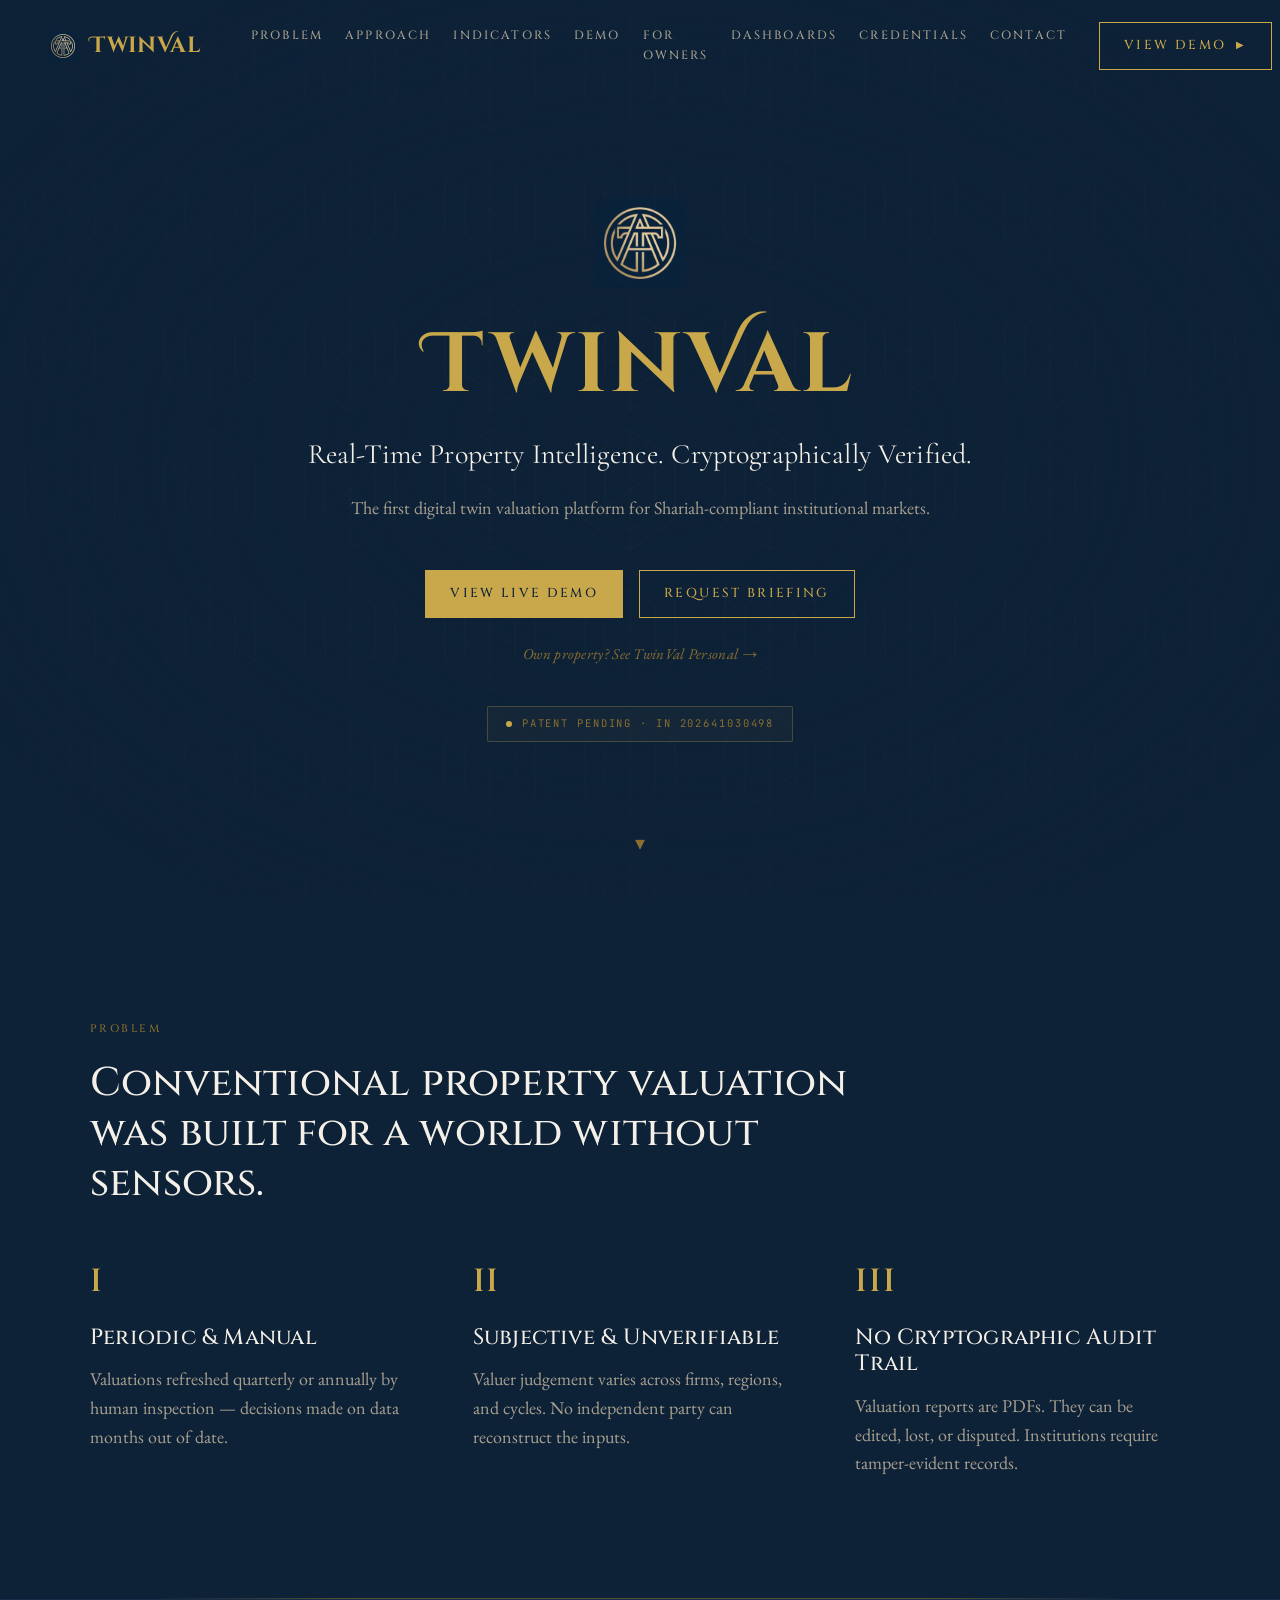
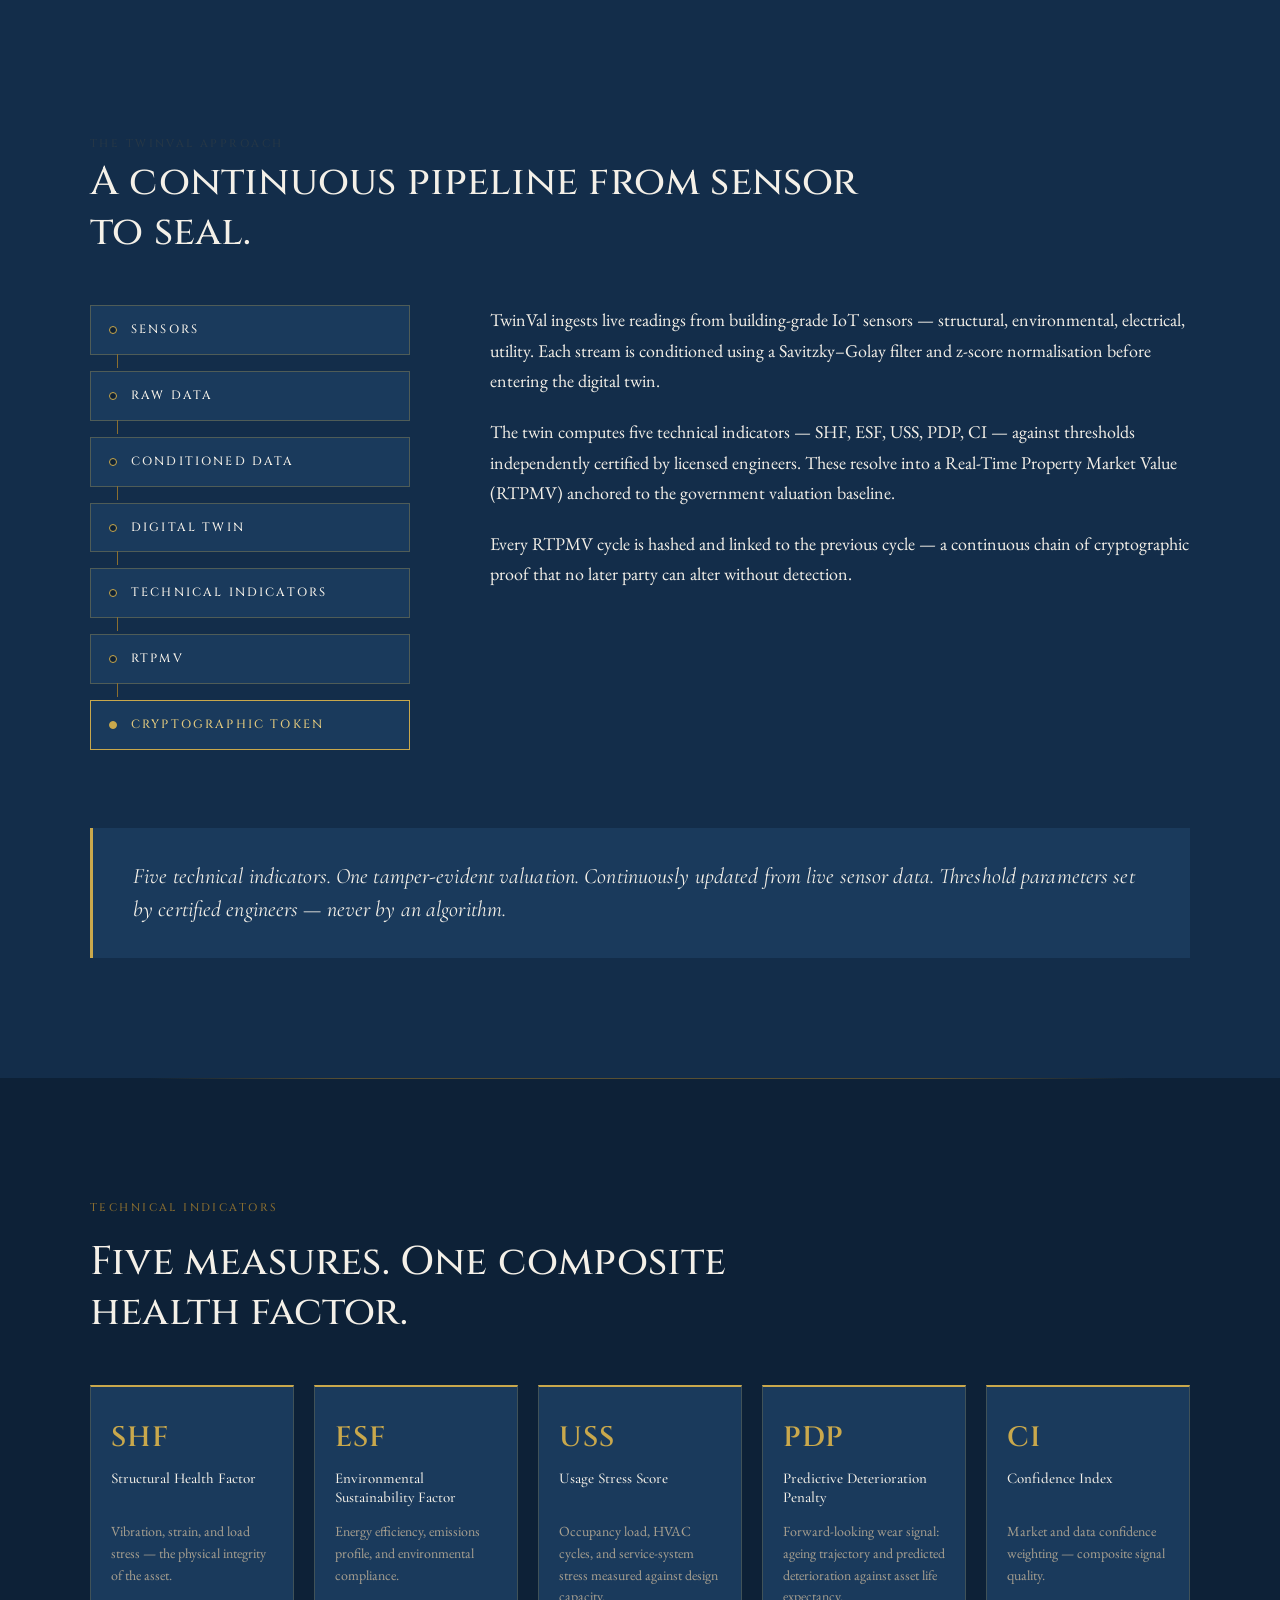
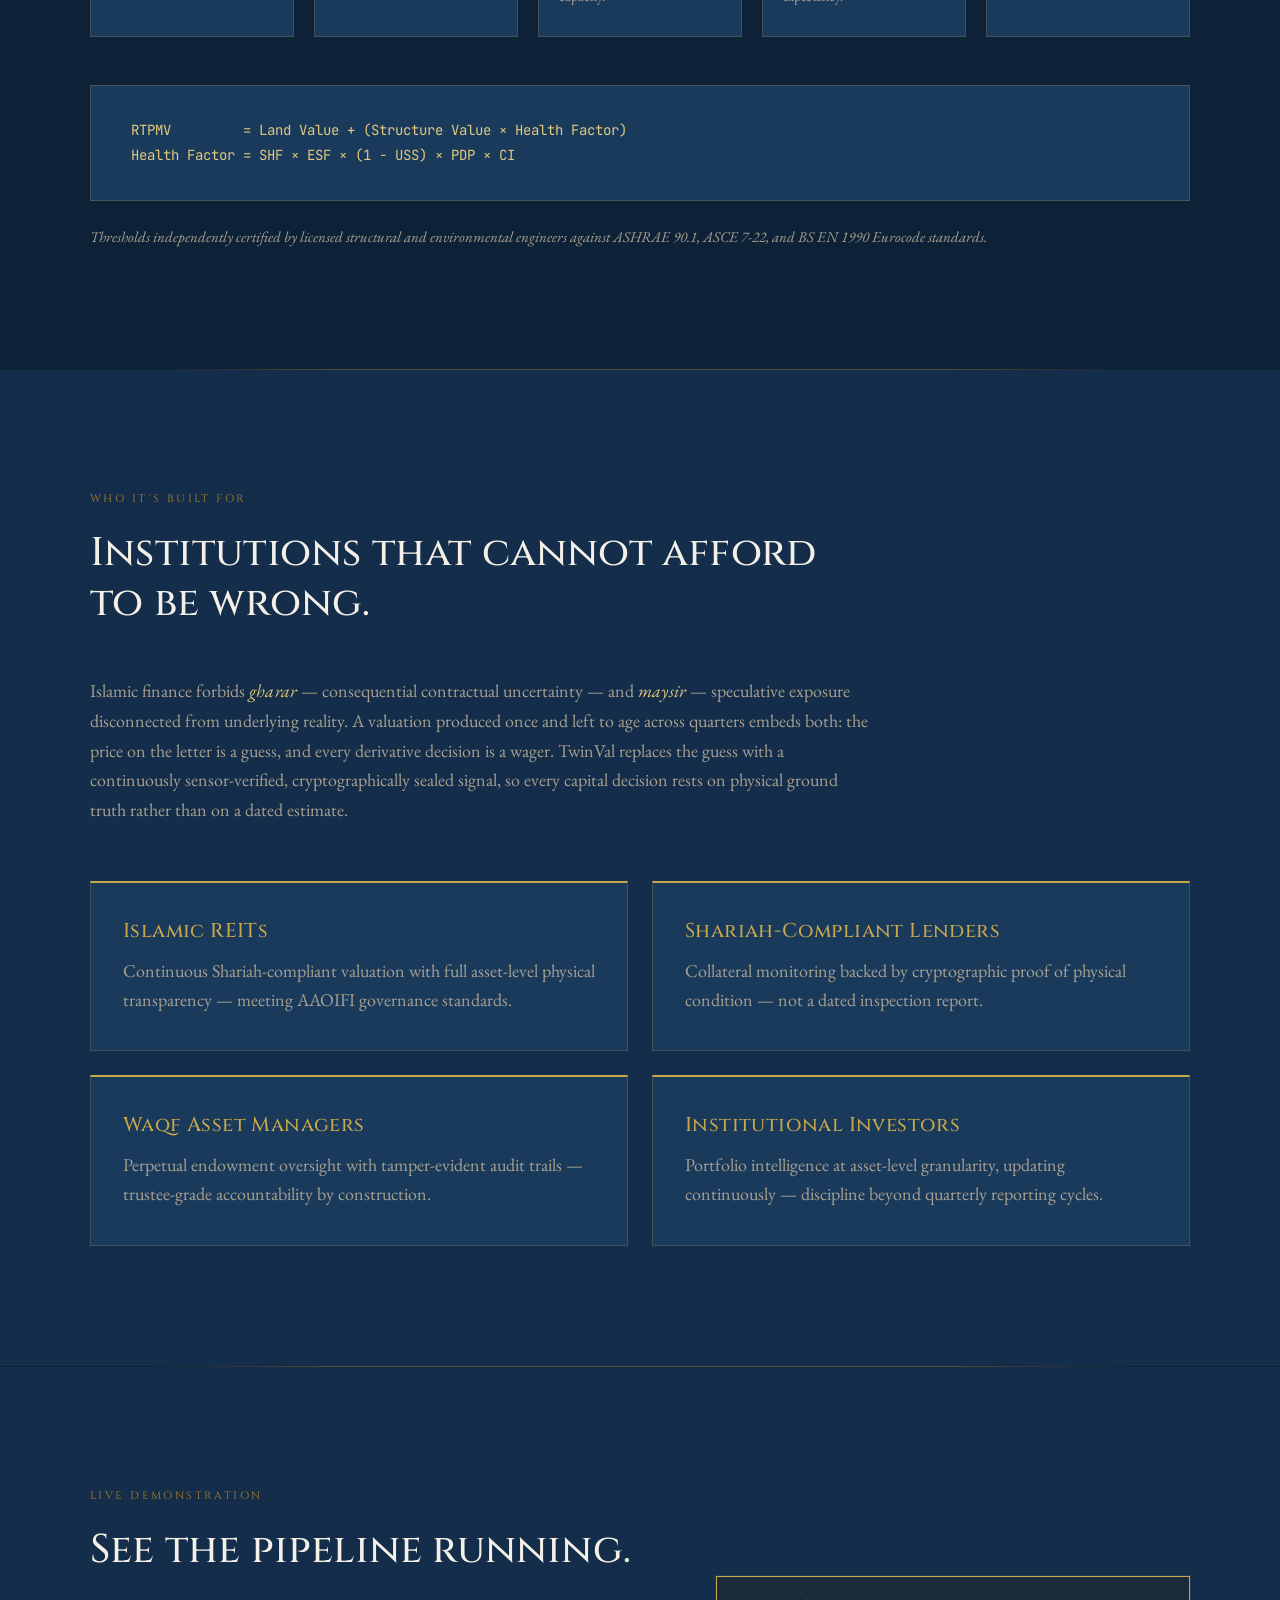
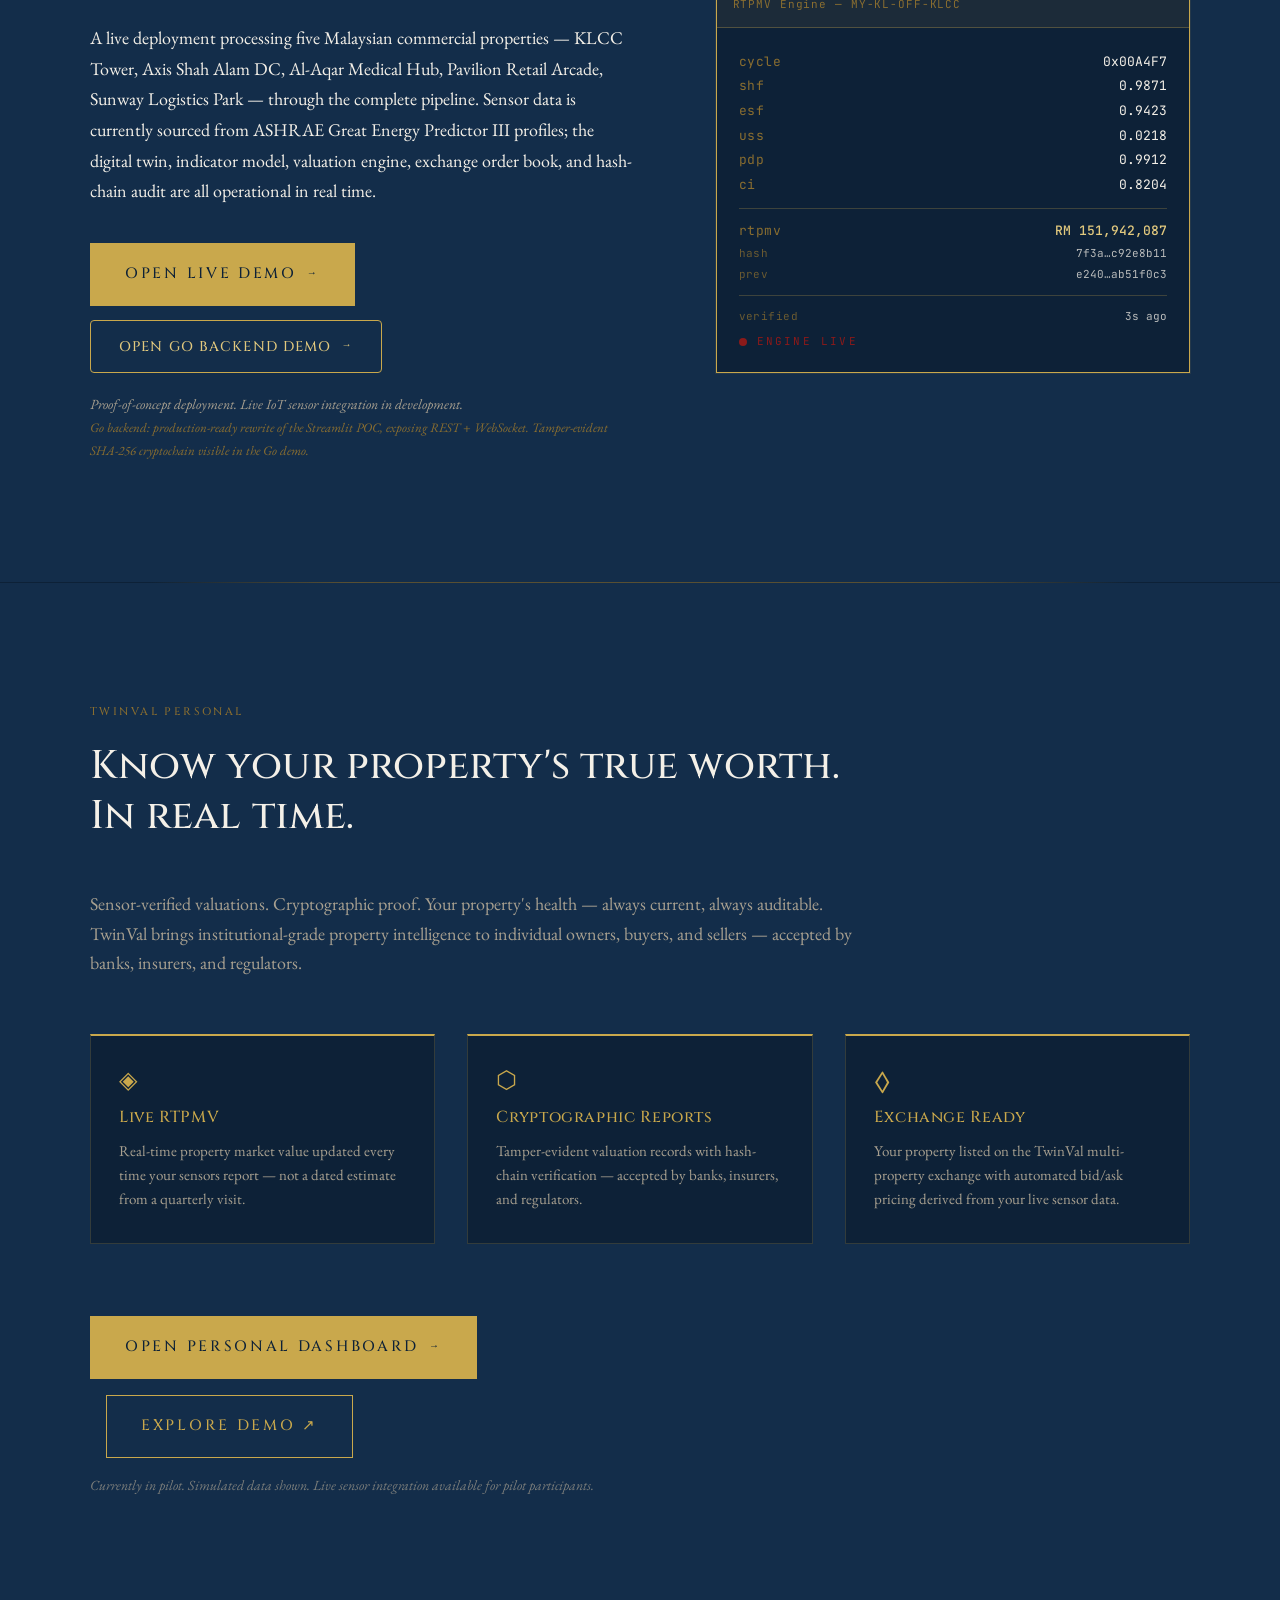
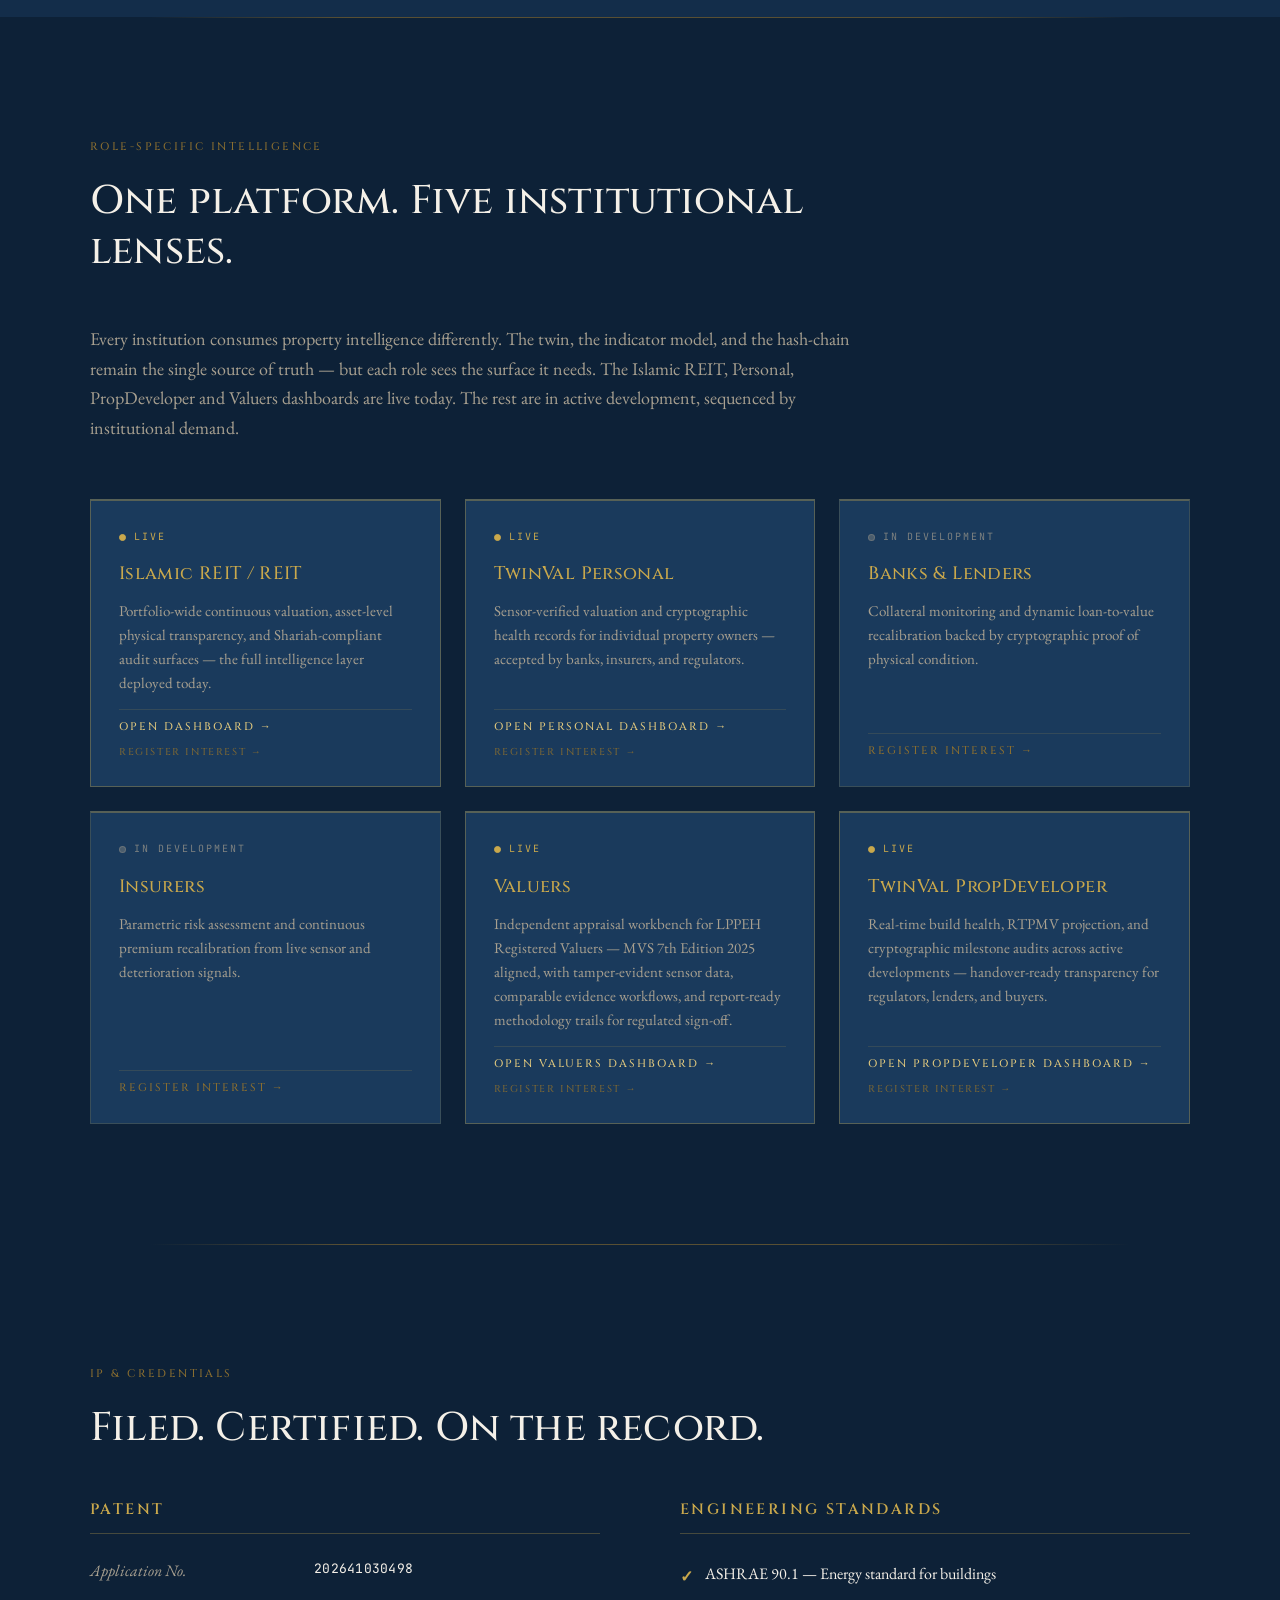
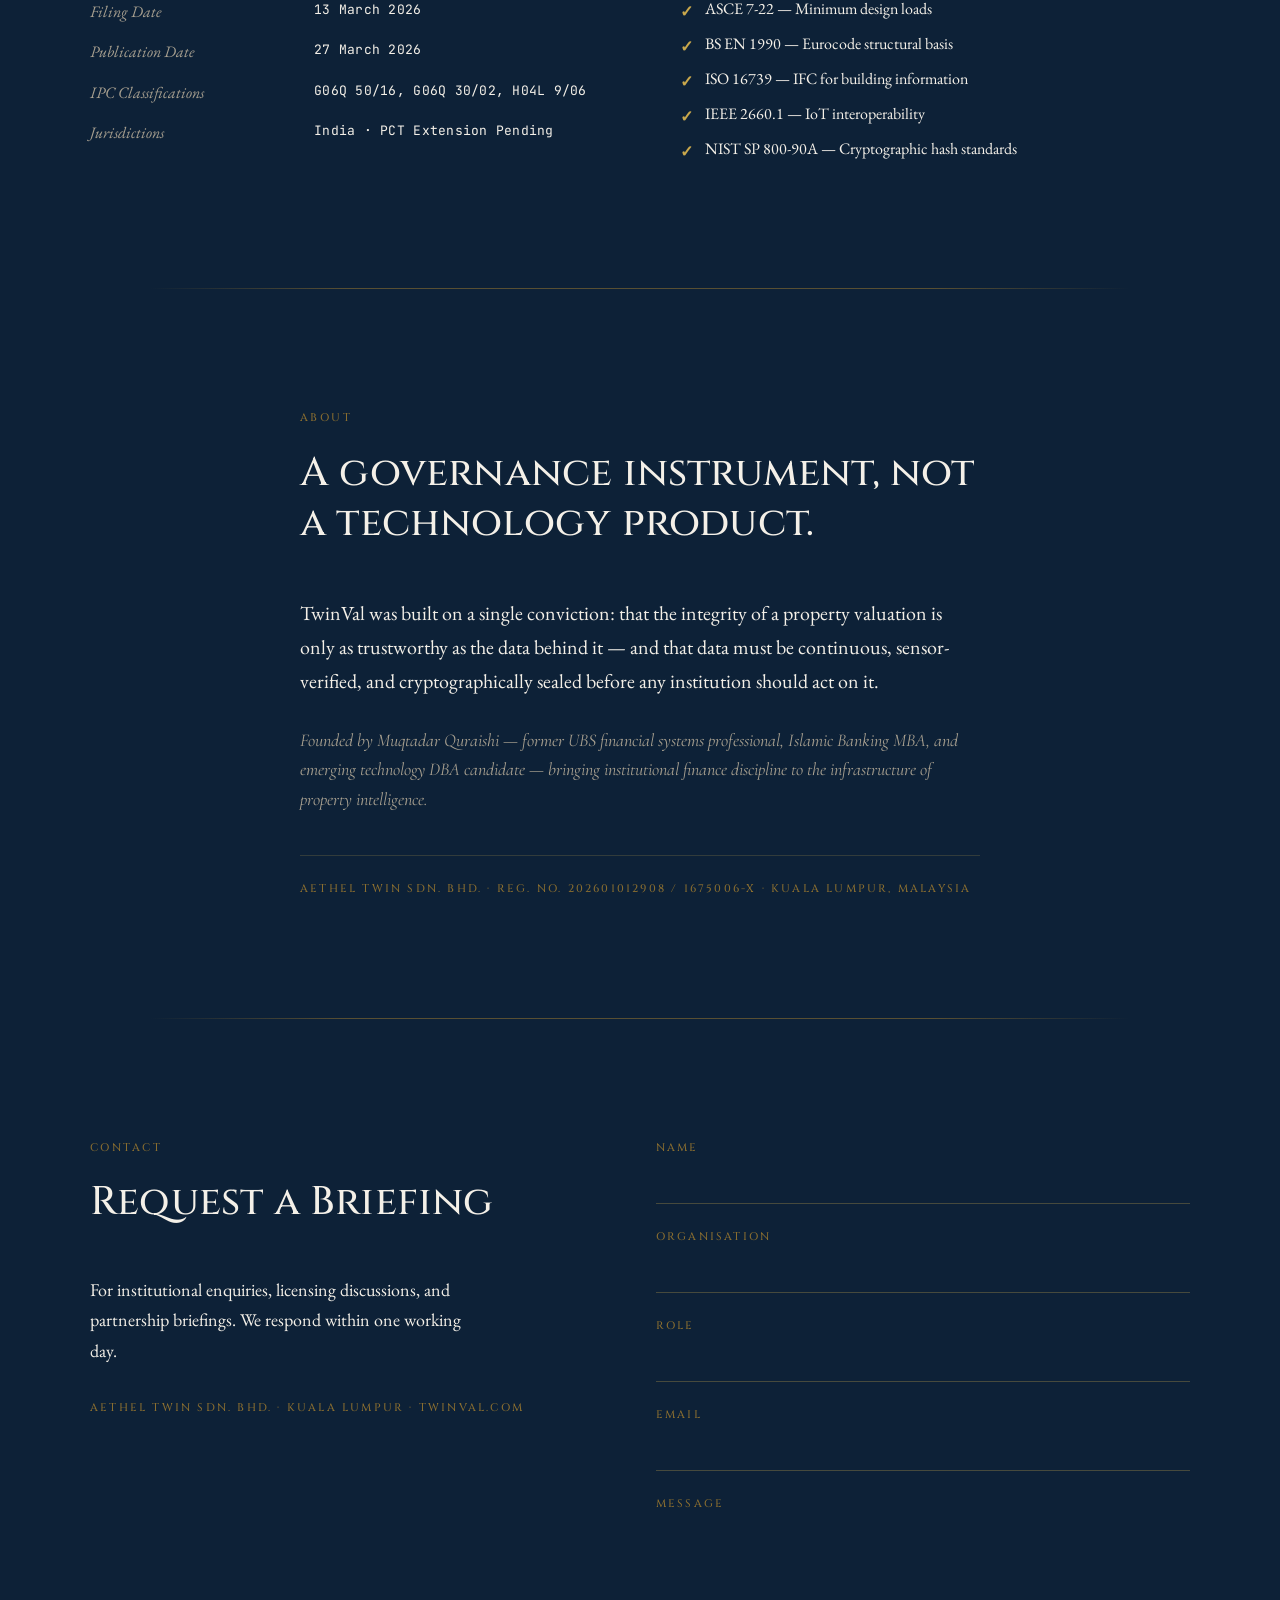
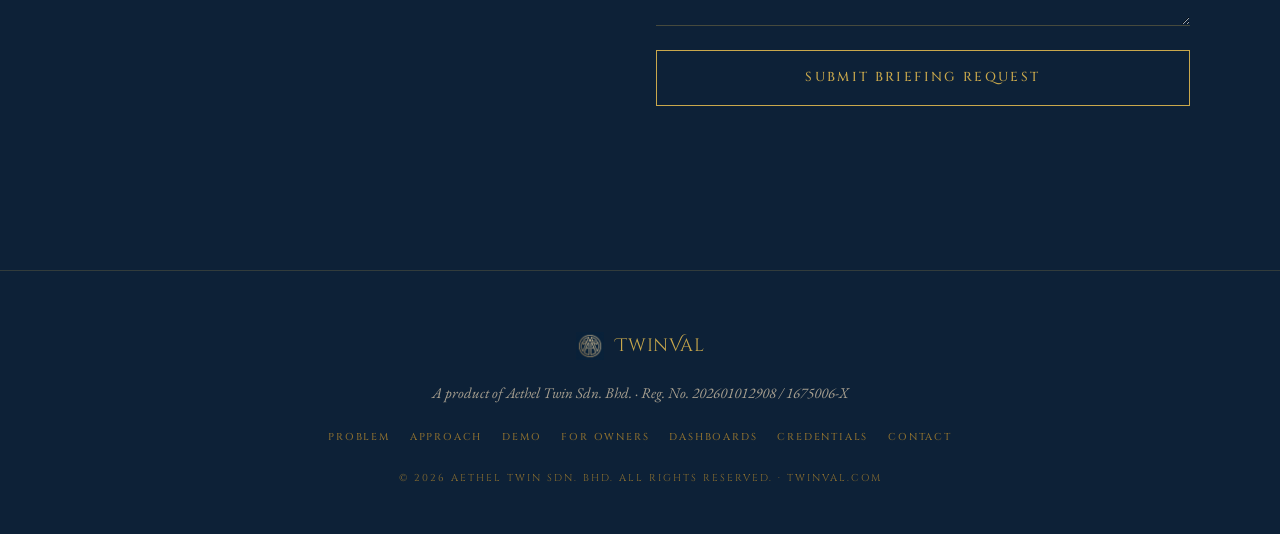
<file: index.html>
<!DOCTYPE html>
<html lang="en">
<head>
  <meta charset="UTF-8" />
  <meta name="viewport" content="width=device-width, initial-scale=1.0" />
  <meta name="description" content="TwinVal — Real-time property intelligence, cryptographically verified. The first digital twin valuation platform built for Shariah-compliant institutional property markets." />
  <meta name="author" content="Aethel Twin Sdn. Bhd." />
  <meta property="og:title" content="TwinVal — Real-Time Property Intelligence" />
  <meta property="og:description" content="Cryptographically verified. Sensor-driven. Institutional-grade digital twin valuation." />
  <meta property="og:type" content="website" />
  <meta property="og:url" content="https://twinval.com" />
  <meta property="og:image" content="https://twinval.com/assets/logo-full.png" />

  <title>TwinVal — Real-Time Property Intelligence, Cryptographically Verified</title>

  <link rel="icon" type="image/png" href="assets/seal.png" />
  <link rel="apple-touch-icon" href="assets/seal.png" />

  <link rel="preconnect" href="https://fonts.googleapis.com" />
  <link rel="preconnect" href="https://fonts.gstatic.com" crossorigin />
  <link href="https://fonts.googleapis.com/css2?family=Cinzel+Decorative:wght@400;700&family=Cinzel:wght@400;500;600;700&family=Cormorant+Garamond:ital,wght@0,300;0,400;0,500;0,600;1,400&family=EB+Garamond:ital,wght@0,400;0,500;0,600;1,400&family=JetBrains+Mono:wght@400;500&display=swap" rel="stylesheet" />

  <link rel="stylesheet" href="style.css" />
</head>
<body>

  <!-- ─────────────────────────────────── NAV ─────────────────────────────────── -->
  <header class="nav" id="nav">
    <div class="nav__inner">
      <a href="#top" class="nav__brand" aria-label="TwinVal home">
        <img src="assets/seal.png" alt="" class="nav__mark" />
        <span class="nav__wordmark">TwinVal</span>
      </a>
      <nav class="nav__links" aria-label="Primary">
        <a href="#problem">Problem</a>
        <a href="#approach">Approach</a>
        <a href="#indicators">Indicators</a>
        <a href="#demo">Demo</a>
        <a href="#individual">For Owners</a>
        <a href="#dashboards">Dashboards</a>
        <a href="#credentials">Credentials</a>
        <a href="#contact">Contact</a>
      </nav>
      <a href="#demo" class="btn btn--outline nav__cta">
        <span>View Demo</span>
        <span class="btn__arrow" aria-hidden="true">▶</span>
      </a>
    </div>
  </header>

  <main id="top">

    <!-- ─────────────────────────────────── HERO ─────────────────────────────────── -->
    <section class="hero">
      <div class="hero__lattice" aria-hidden="true"></div>
      <div class="hero__grain" aria-hidden="true"></div>

      <div class="hero__inner">
        <img src="assets/seal.png" alt="Aethel Twin seal" class="hero__mark reveal" />
        <h1 class="hero__wordmark reveal" data-delay="300">TwinVal</h1>
        <p class="hero__tagline reveal" data-delay="600">
          Real-Time Property Intelligence. Cryptographically Verified.
        </p>
        <p class="hero__subtagline reveal" data-delay="900">
          The first digital twin valuation platform for Shariah-compliant institutional markets.
        </p>
        <div class="hero__ctas reveal" data-delay="1200">
          <a href="#demo" class="btn btn--gold">View Live Demo</a>
          <a href="#contact" class="btn btn--outline">Request Briefing</a>
        </div>
        <a href="#individual" class="hero__owners-link reveal" data-delay="1300">
          Own property? See TwinVal Personal &rarr;
        </a>
        <a href="#credentials" class="hero__patent reveal" data-delay="1400" aria-label="Patent pending — see credentials">
          <span class="hero__patent-dot" aria-hidden="true"></span>
          <span class="hero__patent-text">Patent Pending &middot; IN 202641030498</span>
        </a>
      </div>

      <a href="#problem" class="hero__scroll" aria-label="Scroll to content">
        <span class="hero__chevron" aria-hidden="true">▾</span>
      </a>
    </section>

    <!-- ─────────────────────────────────── PROBLEM ─────────────────────────────────── -->
    <section class="section" id="problem">
      <div class="section__inner">
        <p class="section__label reveal">Problem</p>
        <h2 class="section__heading reveal" data-delay="100">
          Conventional property valuation was built for a world without sensors.
        </h2>

        <div class="problem__grid">
          <div class="problem__col reveal" data-delay="200">
            <div class="problem__numeral">I</div>
            <h3 class="problem__title">Periodic &amp; Manual</h3>
            <p class="problem__body">
              Valuations refreshed quarterly or annually by human inspection —
              decisions made on data months out of date.
            </p>
          </div>
          <div class="problem__col reveal" data-delay="300">
            <div class="problem__numeral">II</div>
            <h3 class="problem__title">Subjective &amp; Unverifiable</h3>
            <p class="problem__body">
              Valuer judgement varies across firms, regions, and cycles.
              No independent party can reconstruct the inputs.
            </p>
          </div>
          <div class="problem__col reveal" data-delay="400">
            <div class="problem__numeral">III</div>
            <h3 class="problem__title">No Cryptographic Audit Trail</h3>
            <p class="problem__body">
              Valuation reports are PDFs. They can be edited, lost,
              or disputed. Institutions require tamper-evident records.
            </p>
          </div>
        </div>
      </div>
    </section>

    <div class="divider" aria-hidden="true"></div>

    <!-- ─────────────────────────────────── APPROACH ─────────────────────────────────── -->
    <section class="section section--alt" id="approach">
      <div class="section__inner">
        <p class="section__label reveal">The TwinVal Approach</p>
        <h2 class="section__heading reveal" data-delay="100">
          A continuous pipeline from sensor to seal.
        </h2>

        <div class="approach__grid">
          <div class="approach__pipeline reveal" data-delay="200">
            <div class="pipeline__step"><span class="pipeline__dot"></span>Sensors</div>
            <div class="pipeline__step"><span class="pipeline__dot"></span>Raw Data</div>
            <div class="pipeline__step"><span class="pipeline__dot"></span>Conditioned Data</div>
            <div class="pipeline__step"><span class="pipeline__dot"></span>Digital Twin</div>
            <div class="pipeline__step"><span class="pipeline__dot"></span>Technical Indicators</div>
            <div class="pipeline__step"><span class="pipeline__dot"></span>RTPMV</div>
            <div class="pipeline__step pipeline__step--final"><span class="pipeline__dot"></span>Cryptographic Token</div>
          </div>

          <div class="approach__narrative">
            <p class="reveal" data-delay="300">
              TwinVal ingests live readings from building-grade IoT sensors —
              structural, environmental, electrical, utility. Each stream is
              conditioned using a Savitzky&#x2013;Golay filter and z-score
              normalisation before entering the digital twin.
            </p>
            <p class="reveal" data-delay="400">
              The twin computes five technical indicators — SHF, ESF, USS,
              PDP, CI — against thresholds independently certified by
              licensed engineers. These resolve into a Real-Time Property
              Market Value (RTPMV) anchored to the government valuation
              baseline.
            </p>
            <p class="reveal" data-delay="500">
              Every RTPMV cycle is hashed and linked to the previous cycle —
              a continuous chain of cryptographic proof that no later party
              can alter without detection.
            </p>
          </div>
        </div>

        <div class="callout reveal" data-delay="600">
          Five technical indicators. One tamper-evident valuation. Continuously
          updated from live sensor data. Threshold parameters set by certified
          engineers — never by an algorithm.
        </div>
      </div>
    </section>

    <div class="divider" aria-hidden="true"></div>

    <!-- ─────────────────────────────────── INDICATORS ─────────────────────────────────── -->
    <section class="section" id="indicators">
      <div class="section__inner">
        <p class="section__label reveal">Technical Indicators</p>
        <h2 class="section__heading reveal" data-delay="100">
          Five measures. One composite health factor.
        </h2>

        <div class="indicators__grid">
          <article class="indicator reveal" data-delay="150">
            <div class="indicator__acronym">SHF</div>
            <div class="indicator__name">Structural Health Factor</div>
            <p class="indicator__desc">Vibration, strain, and load stress — the physical integrity of the asset.</p>
          </article>
          <article class="indicator reveal" data-delay="250">
            <div class="indicator__acronym">ESF</div>
            <div class="indicator__name">Environmental Sustainability Factor</div>
            <p class="indicator__desc">Energy efficiency, emissions profile, and environmental compliance.</p>
          </article>
          <article class="indicator reveal" data-delay="350">
            <div class="indicator__acronym">USS</div>
            <div class="indicator__name">Usage Stress Score</div>
            <p class="indicator__desc">Occupancy load, HVAC cycles, and service-system stress measured against design capacity.</p>
          </article>
          <article class="indicator reveal" data-delay="450">
            <div class="indicator__acronym">PDP</div>
            <div class="indicator__name">Predictive Deterioration Penalty</div>
            <p class="indicator__desc">Forward-looking wear signal: ageing trajectory and predicted deterioration against asset life expectancy.</p>
          </article>
          <article class="indicator reveal" data-delay="550">
            <div class="indicator__acronym">CI</div>
            <div class="indicator__name">Confidence Index</div>
            <p class="indicator__desc">Market and data confidence weighting — composite signal quality.</p>
          </article>
        </div>

        <div class="formula reveal" data-delay="650">
<pre>RTPMV         = Land Value + (Structure Value × Health Factor)
Health Factor = SHF × ESF × (1 &minus; USS) × PDP × CI</pre>
        </div>

        <p class="footnote reveal" data-delay="750">
          Thresholds independently certified by licensed structural and environmental engineers
          against ASHRAE 90.1, ASCE 7-22, and BS EN 1990 Eurocode standards.
        </p>
      </div>
    </section>

    <div class="divider" aria-hidden="true"></div>

    <!-- ─────────────────────────────────── AUDIENCE ─────────────────────────────────── -->
    <section class="section section--alt" id="audience">
      <div class="section__inner">
        <p class="section__label reveal">Who It's Built For</p>
        <h2 class="section__heading reveal" data-delay="100">
          Institutions that cannot afford to be wrong.
        </h2>
        <p class="audience__lede reveal" data-delay="180">
          Islamic finance forbids <em>gharar</em> &mdash; consequential contractual uncertainty &mdash;
          and <em>maysir</em> &mdash; speculative exposure disconnected from underlying reality.
          A valuation produced once and left to age across quarters embeds both: the price on the
          letter is a guess, and every derivative decision is a wager. TwinVal replaces the guess
          with a continuously sensor-verified, cryptographically sealed signal, so every capital
          decision rests on physical ground truth rather than on a dated estimate.
        </p>

        <div class="audience__grid">
          <div class="audience__tile reveal" data-delay="200">
            <h3>Islamic REITs</h3>
            <p>Continuous Shariah-compliant valuation with full asset-level physical transparency — meeting AAOIFI governance standards.</p>
          </div>
          <div class="audience__tile reveal" data-delay="300">
            <h3>Shariah-Compliant Lenders</h3>
            <p>Collateral monitoring backed by cryptographic proof of physical condition — not a dated inspection report.</p>
          </div>
          <div class="audience__tile reveal" data-delay="400">
            <h3>Waqf Asset Managers</h3>
            <p>Perpetual endowment oversight with tamper-evident audit trails — trustee-grade accountability by construction.</p>
          </div>
          <div class="audience__tile reveal" data-delay="500">
            <h3>Institutional Investors</h3>
            <p>Portfolio intelligence at asset-level granularity, updating continuously — discipline beyond quarterly reporting cycles.</p>
          </div>
        </div>
      </div>
    </section>

    <div class="divider" aria-hidden="true"></div>

    <!-- ─────────────────────────────────── DEMO ─────────────────────────────────── -->
    <section class="section section--demo" id="demo">
      <div class="section__inner">
        <div class="demo__grid">
          <div class="demo__copy">
            <p class="section__label reveal">Live Demonstration</p>
            <h2 class="section__heading reveal" data-delay="100">
              See the pipeline running.
            </h2>
            <p class="demo__lede reveal" data-delay="200">
              A live deployment processing five Malaysian commercial properties
              &mdash; KLCC Tower, Axis Shah Alam DC, Al-Aqar Medical Hub, Pavilion
              Retail Arcade, Sunway Logistics Park &mdash; through the complete
              pipeline. Sensor data is currently sourced from ASHRAE Great Energy
              Predictor III profiles; the digital twin, indicator model, valuation
              engine, exchange order book, and hash-chain audit are all
              operational in real time.
            </p>
            <div class="demo__cta-row" style="display:flex;flex-wrap:wrap;gap:14px;align-items:center">
              <a href="https://propexchange.streamlit.app/" class="btn btn--gold btn--large btn--pulse" target="_blank" rel="noopener">
                Open Live Demo
                <span class="btn__arrow" aria-hidden="true">&rarr;</span>
              </a>
              <a href="/go-demo/" class="btn btn--outline btn--large" rel="noopener" style="border:1px solid var(--gold-primary);color:var(--gold-light);padding:14px 28px;border-radius:4px;font-family:'Cinzel',serif;letter-spacing:0.08em;text-transform:uppercase;font-size:14px;display:inline-flex;align-items:center;gap:10px">
                Open Go Backend Demo
                <span class="btn__arrow" aria-hidden="true">&rarr;</span>
              </a>
            </div>
            <p class="demo__disclaimer reveal" data-delay="400">
              Proof-of-concept deployment. Live IoT sensor integration in development.
              <br/><span style="color:var(--gold-subtle);font-size:13px">Go backend: production-ready rewrite of the Streamlit POC, exposing REST + WebSocket. Tamper-evident SHA-256 cryptochain visible in the Go demo.</span>
            </p>
          </div>

          <div class="demo__terminal reveal" data-delay="300" aria-hidden="true">
            <div class="terminal__chrome">
              <span class="terminal__title">RTPMV Engine &mdash; MY-KL-OFF-KLCC</span>
            </div>
            <div class="terminal__body">
              <div class="terminal__line"><span class="term__k">cycle</span>  <span class="term__v">0x00A4F7</span></div>
              <div class="terminal__line"><span class="term__k">shf</span>    <span class="term__v">0.9871</span></div>
              <div class="terminal__line"><span class="term__k">esf</span>    <span class="term__v">0.9423</span></div>
              <div class="terminal__line"><span class="term__k">uss</span>    <span class="term__v">0.0218</span></div>
              <div class="terminal__line"><span class="term__k">pdp</span>    <span class="term__v">0.9912</span></div>
              <div class="terminal__line"><span class="term__k">ci</span>     <span class="term__v">0.8204</span></div>
              <div class="terminal__rule"></div>
              <div class="terminal__line"><span class="term__k">rtpmv</span>  <span class="term__v term__v--gold">RM 151,942,087</span></div>
              <div class="terminal__line term__small"><span class="term__k">hash</span>   <span class="term__v">7f3a&hellip;c92e8b11</span></div>
              <div class="terminal__line term__small"><span class="term__k">prev</span>   <span class="term__v">e240&hellip;ab51f0c3</span></div>
              <div class="terminal__rule"></div>
              <div class="terminal__line term__small">
                <span class="term__k">verified</span>
                <span class="term__v" id="verifiedTs">just now</span>
              </div>
              <div class="terminal__line term__live">
                <span class="term__live-dot"></span>
                <span>engine live</span>
              </div>
            </div>
          </div>
        </div>
      </div>
    </section>

    <div class="divider" aria-hidden="true"></div>

    <!-- ─────────────────────────────────── INDIVIDUAL CUSTOMER ─────────────────────────────────── -->
    <section class="section section--alt" id="individual">
      <div class="section__inner">
        <p class="section__label reveal">TwinVal Personal</p>
        <h2 class="section__heading reveal" data-delay="100">
          Know your property's true worth. In real time.
        </h2>
        <p class="individual__lede reveal" data-delay="180">
          Sensor-verified valuations. Cryptographic proof. Your property's health — always current, always auditable. TwinVal brings institutional-grade property intelligence to individual owners, buyers, and sellers — accepted by banks, insurers, and regulators.
        </p>

        <!-- Three feature cards -->
        <div class="individual__features reveal" data-delay="260">
          <div class="individual__feat">
            <div class="individual__feat-icon">◈</div>
            <h3 class="individual__feat-title">Live RTPMV</h3>
            <p class="individual__feat-desc">Real-time property market value updated every time your sensors report — not a dated estimate from a quarterly visit.</p>
          </div>
          <div class="individual__feat">
            <div class="individual__feat-icon">⬡</div>
            <h3 class="individual__feat-title">Cryptographic Reports</h3>
            <p class="individual__feat-desc">Tamper-evident valuation records with hash-chain verification — accepted by banks, insurers, and regulators.</p>
          </div>
          <div class="individual__feat">
            <div class="individual__feat-icon">◇</div>
            <h3 class="individual__feat-title">Exchange Ready</h3>
            <p class="individual__feat-desc">Your property listed on the TwinVal multi-property exchange with automated bid/ask pricing derived from your live sensor data.</p>
          </div>
        </div>

        <!-- CTA -->
        <div class="individual__cta reveal" data-delay="420">
          <a href="https://app.twinval.com/personal" target="_blank" rel="noopener"
             class="btn btn--gold btn--large">
            Open Personal Dashboard
            <span class="btn__arrow" aria-hidden="true">&rarr;</span>
          </a>
          <a href="https://app.twinval.com/personal" target="_blank" rel="noopener"
             class="btn btn--outline btn--large" style="margin-left:1rem;">
            Explore Demo ↗
          </a>
          <p class="individual__pilot-note">
            Currently in pilot. Simulated data shown. Live sensor integration available for pilot participants.
          </p>
        </div>
      </div>
    </section>

    <div class="divider" aria-hidden="true"></div>

    <!-- ─────────────────────────────────── DASHBOARDS ─────────────────────────────────── -->
    <section class="section" id="dashboards">
      <div class="section__inner">
        <p class="section__label reveal">Role-Specific Intelligence</p>
        <h2 class="section__heading reveal" data-delay="100">
          One platform. Five institutional lenses.
        </h2>
        <p class="dashboards__lede reveal" data-delay="180">
          Every institution consumes property intelligence differently. The twin, the indicator
          model, and the hash-chain remain the single source of truth &mdash; but each role sees
          the surface it needs. The Islamic REIT, Personal, PropDeveloper and Valuers dashboards
          are live today. The rest are in active development, sequenced by institutional demand.
        </p>

        <div class="dashboards__grid">
          <article class="dashboard dashboard--live reveal" data-delay="220">
            <div class="dashboard__status">
              <span class="dashboard__dot dashboard__dot--live" aria-hidden="true"></span>
              <span>Live</span>
            </div>
            <h3 class="dashboard__name">Islamic REIT / REIT</h3>
            <p class="dashboard__desc">
              Portfolio-wide continuous valuation, asset-level physical transparency, and
              Shariah-compliant audit surfaces &mdash; the full intelligence layer deployed today.
            </p>
            <div class="dashboard__actions">
              <a href="https://app.twinval.com" target="_blank" rel="noopener"
                 class="dashboard__cta dashboard__cta--primary">
                Open dashboard <span aria-hidden="true">&rarr;</span>
              </a>
              <a href="#contact" data-interest="Islamic REIT / REIT"
                 class="dashboard__cta dashboard__cta--secondary">
                Register interest <span aria-hidden="true">&rarr;</span>
              </a>
            </div>
          </article>

          <article class="dashboard dashboard--live reveal" data-delay="260">
            <div class="dashboard__status">
              <span class="dashboard__dot dashboard__dot--live" aria-hidden="true"></span>
              <span>Live</span>
            </div>
            <h3 class="dashboard__name">TwinVal Personal</h3>
            <p class="dashboard__desc">
              Sensor-verified valuation and cryptographic health records for individual property
              owners &mdash; accepted by banks, insurers, and regulators.
            </p>
            <div class="dashboard__actions">
              <a href="https://app.twinval.com/personal" target="_blank" rel="noopener"
                 class="dashboard__cta dashboard__cta--primary">
                Open Personal Dashboard <span aria-hidden="true">&rarr;</span>
              </a>
              <a href="#contact" data-interest="TwinVal Personal"
                 class="dashboard__cta dashboard__cta--secondary">
                Register interest <span aria-hidden="true">&rarr;</span>
              </a>
            </div>
          </article>

          <a href="#contact" data-interest="Banks &amp; Lenders"
             class="dashboard reveal dashboard--pending" data-delay="300">
            <div class="dashboard__status dashboard__status--pending">
              <span class="dashboard__dot" aria-hidden="true"></span>
              <span>In development</span>
            </div>
            <h3 class="dashboard__name">Banks &amp; Lenders</h3>
            <p class="dashboard__desc">
              Collateral monitoring and dynamic loan-to-value recalibration backed by
              cryptographic proof of physical condition.
            </p>
            <span class="dashboard__cta dashboard__cta--pending">Register interest <span aria-hidden="true">&rarr;</span></span>
          </a>

          <a href="#contact" data-interest="Insurers"
             class="dashboard reveal dashboard--pending" data-delay="380">
            <div class="dashboard__status dashboard__status--pending">
              <span class="dashboard__dot" aria-hidden="true"></span>
              <span>In development</span>
            </div>
            <h3 class="dashboard__name">Insurers</h3>
            <p class="dashboard__desc">
              Parametric risk assessment and continuous premium recalibration from live sensor
              and deterioration signals.
            </p>
            <span class="dashboard__cta dashboard__cta--pending">Register interest <span aria-hidden="true">&rarr;</span></span>
          </a>

          <article class="dashboard dashboard--live reveal" data-delay="460">
            <div class="dashboard__status">
              <span class="dashboard__dot dashboard__dot--live" aria-hidden="true"></span>
              <span>Live</span>
            </div>
            <h3 class="dashboard__name">Valuers</h3>
            <p class="dashboard__desc">
              Independent appraisal workbench for LPPEH Registered Valuers &mdash; MVS 7th Edition
              2025 aligned, with tamper-evident sensor data, comparable evidence workflows, and
              report-ready methodology trails for regulated sign-off.
            </p>
            <div class="dashboard__actions">
              <a href="https://app.twinval.com/valuer" target="_blank" rel="noopener"
                 class="dashboard__cta dashboard__cta--primary">
                Open Valuers Dashboard <span aria-hidden="true">&rarr;</span>
              </a>
              <a href="#contact" data-interest="Valuers"
                 class="dashboard__cta dashboard__cta--secondary">
                Register interest <span aria-hidden="true">&rarr;</span>
              </a>
            </div>
          </article>

          <article class="dashboard dashboard--live reveal" data-delay="540">
            <div class="dashboard__status">
              <span class="dashboard__dot dashboard__dot--live" aria-hidden="true"></span>
              <span>Live</span>
            </div>
            <h3 class="dashboard__name">TwinVal PropDeveloper</h3>
            <p class="dashboard__desc">
              Real-time build health, RTPMV projection, and cryptographic milestone audits across
              active developments &mdash; handover-ready transparency for regulators, lenders, and
              buyers.
            </p>
            <div class="dashboard__actions">
              <a href="https://app.twinval.com/propdeveloper" target="_blank" rel="noopener"
                 class="dashboard__cta dashboard__cta--primary">
                Open PropDeveloper Dashboard <span aria-hidden="true">&rarr;</span>
              </a>
              <a href="#contact" data-interest="TwinVal PropDeveloper"
                 class="dashboard__cta dashboard__cta--secondary">
                Register interest <span aria-hidden="true">&rarr;</span>
              </a>
            </div>
          </article>
        </div>
      </div>
    </section>

    <div class="divider" aria-hidden="true"></div>

    <!-- ─────────────────────────────────── CREDENTIALS ─────────────────────────────────── -->
    <section class="section" id="credentials">
      <div class="section__inner">
        <p class="section__label reveal">IP &amp; Credentials</p>
        <h2 class="section__heading reveal" data-delay="100">
          Filed. Certified. On the record.
        </h2>

        <div class="credentials__grid">
          <div class="credentials__col reveal" data-delay="200">
            <h3 class="credentials__subhead">Patent</h3>
            <dl class="credentials__list">
              <dt>Application No.</dt><dd>202641030498</dd>
              <dt>Filing Date</dt><dd>13 March 2026</dd>
              <dt>Publication Date</dt><dd>27 March 2026</dd>
              <dt>IPC Classifications</dt><dd>G06Q 50/16, G06Q 30/02, H04L 9/06</dd>
              <dt>Jurisdictions</dt><dd>India &middot; PCT Extension Pending</dd>
            </dl>
          </div>

          <div class="credentials__col reveal" data-delay="300">
            <h3 class="credentials__subhead">Engineering Standards</h3>
            <ul class="credentials__standards">
              <li><span class="check">&#10003;</span> ASHRAE 90.1 &mdash; Energy standard for buildings</li>
              <li><span class="check">&#10003;</span> ASCE 7-22 &mdash; Minimum design loads</li>
              <li><span class="check">&#10003;</span> BS EN 1990 &mdash; Eurocode structural basis</li>
              <li><span class="check">&#10003;</span> ISO 16739 &mdash; IFC for building information</li>
              <li><span class="check">&#10003;</span> IEEE 2660.1 &mdash; IoT interoperability</li>
              <li><span class="check">&#10003;</span> NIST SP 800-90A &mdash; Cryptographic hash standards</li>
            </ul>
          </div>
        </div>
      </div>
    </section>

    <div class="divider" aria-hidden="true"></div>

    <!-- ─────────────────────────────────── ABOUT ─────────────────────────────────── -->
    <section class="section section--about" id="about">
      <div class="section__inner about__inner">
        <p class="section__label reveal">About</p>
        <h2 class="section__heading reveal" data-delay="100">
          A governance instrument, not a technology product.
        </h2>
        <p class="about__body reveal" data-delay="200">
          TwinVal was built on a single conviction: that the integrity of a
          property valuation is only as trustworthy as the data behind it &mdash;
          and that data must be continuous, sensor-verified, and cryptographically
          sealed before any institution should act on it.
        </p>
        <p class="about__founder reveal" data-delay="300">
          Founded by Muqtadar Quraishi &mdash; former UBS financial systems professional, Islamic Banking MBA, and emerging technology DBA candidate &mdash; bringing institutional finance discipline to the infrastructure of property intelligence.
        </p>
        <p class="about__entity reveal" data-delay="400">
          Aethel Twin Sdn. Bhd. &middot; Reg. No. 202601012908 / 1675006-X &middot; Kuala Lumpur, Malaysia
        </p>
      </div>
    </section>

    <div class="divider" aria-hidden="true"></div>

    <!-- ─────────────────────────────────── CONTACT ─────────────────────────────────── -->
    <section class="section section--contact" id="contact">
      <div class="section__inner">
        <div class="contact__grid">
          <div class="contact__copy">
            <p class="section__label reveal">Contact</p>
            <h2 class="section__heading reveal" data-delay="100">
              Request a Briefing
            </h2>
            <p class="contact__lede reveal" data-delay="200">
              For institutional enquiries, licensing discussions, and partnership
              briefings. We respond within one working day.
            </p>
            <p class="contact__meta reveal" data-delay="300">
              Aethel Twin Sdn. Bhd. &middot; Kuala Lumpur &middot; twinval.com
            </p>
          </div>

          <form class="contact__form reveal" data-delay="400"
                action="https://formspree.io/f/mpqkrear"
                method="POST"
                id="contactForm">
            <!-- Populated by dashboard "Register interest" links; empty otherwise -->
            <input type="hidden" name="interest" id="f-interest" value="" />
            <div class="field">
              <label for="f-name">Name</label>
              <input type="text" id="f-name" name="name" required autocomplete="name" />
            </div>
            <div class="field">
              <label for="f-org">Organisation</label>
              <input type="text" id="f-org" name="organisation" required autocomplete="organization" />
            </div>
            <div class="field">
              <label for="f-role">Role</label>
              <input type="text" id="f-role" name="role" required autocomplete="organization-title" />
            </div>
            <div class="field">
              <label for="f-email">Email</label>
              <input type="email" id="f-email" name="email" required autocomplete="email" />
            </div>
            <div class="field">
              <label for="f-msg">Message</label>
              <textarea id="f-msg" name="message" rows="4" required></textarea>
            </div>
            <button type="submit" class="btn btn--outline btn--full">Submit Briefing Request</button>
            <p class="form__status" id="formStatus" aria-live="polite"></p>
          </form>
        </div>
      </div>
    </section>

  </main>

  <!-- ─────────────────────────────────── FOOTER ─────────────────────────────────── -->
  <footer class="footer">
    <div class="footer__inner">
      <div class="footer__brand">
        <img src="assets/seal.png" alt="" class="footer__mark" />
        <span class="footer__wordmark">TwinVal</span>
      </div>
      <p class="footer__line">
        A product of Aethel Twin Sdn. Bhd. &middot; Reg. No. 202601012908 / 1675006-X
      </p>
      <nav class="footer__nav" aria-label="Footer">
        <ul class="footer__nav-list">
          <li><a href="#problem">Problem</a></li>
          <li><a href="#approach">Approach</a></li>
          <li><a href="#demo">Demo</a></li>
          <li><a href="#individual">For Owners</a></li>
          <li><a href="#dashboards">Dashboards</a></li>
          <li><a href="#credentials">Credentials</a></li>
          <li><a href="#contact">Contact</a></li>
        </ul>
      </nav>
      <p class="footer__copy">
        &copy; <span id="year"></span> Aethel Twin Sdn. Bhd. All rights reserved. &middot; twinval.com
      </p>
    </div>
  </footer>

  <script src="main.js"></script>
</body>
</html>
</file>
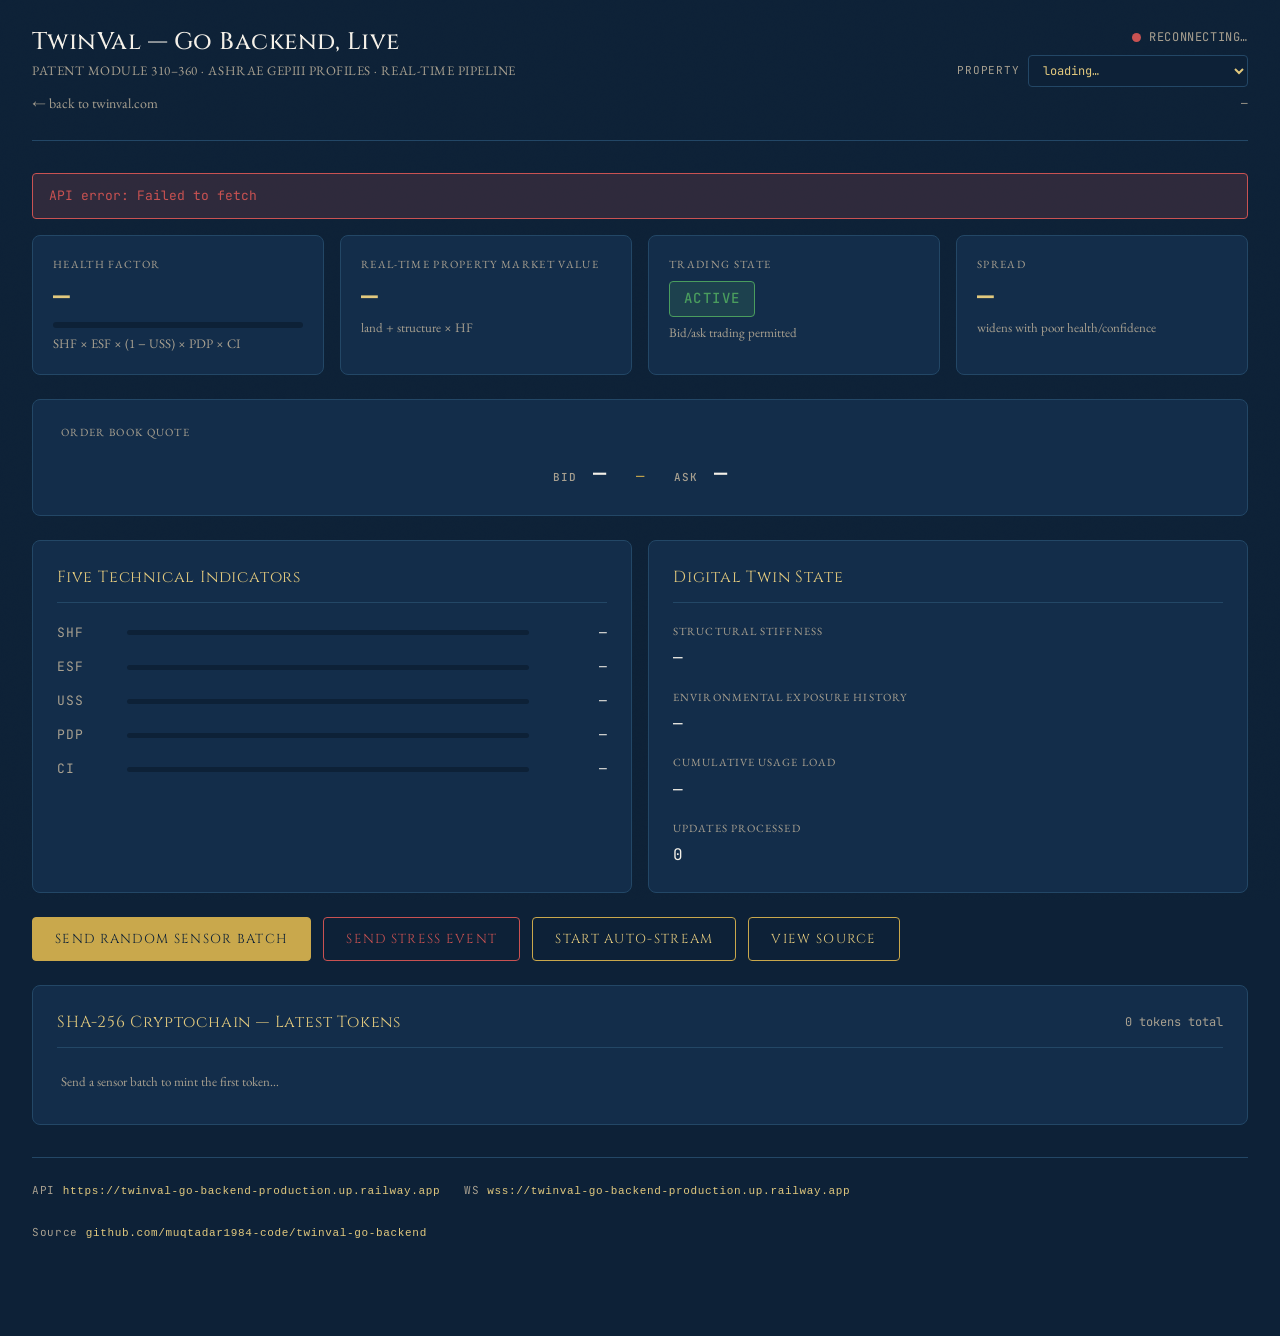
<file: go-demo/index.html>
<!DOCTYPE html>
<html lang="en">
<head>
<meta charset="UTF-8" />
<meta name="viewport" content="width=device-width, initial-scale=1" />
<meta name="robots" content="noindex" />
<title>TwinVal — Go Backend Live Demo</title>
<link rel="preconnect" href="https://fonts.googleapis.com" />
<link rel="preconnect" href="https://fonts.gstatic.com" crossorigin />
<link href="https://fonts.googleapis.com/css2?family=Cinzel:wght@500;600&family=EB+Garamond:ital,wght@0,400;0,500;1,400&family=JetBrains+Mono:wght@400;500&display=swap" rel="stylesheet" />
<style>
  :root {
    --navy-deep: #0D2137;
    --navy-mid: #132D4A;
    --navy-surface: #1A3A5C;
    --navy-elev: #234766;
    --gold-primary: #C9A84C;
    --gold-light: #E2C97E;
    --gold-subtle: #8A6E30;
    --white-primary: #F4F0E8;
    --white-muted: #A8A090;
    --seal-red: #8B1A1A;
    --green-active: #4a9d5e;
    --amber-restricted: #C9A84C;
    --red-halted: #c95252;
    --content-max: 1280px;
    --gutter: 32px;
    --radius: 8px;
    --mono: 'JetBrains Mono', ui-monospace, SFMono-Regular, Menlo, monospace;
  }
  *, *::before, *::after { box-sizing: border-box; margin: 0; padding: 0; }
  html { scroll-behavior: smooth; }
  body {
    min-height: 100vh;
    background: var(--navy-deep);
    color: var(--white-primary);
    font-family: 'EB Garamond', Georgia, serif;
    font-size: 16px;
    line-height: 1.55;
    -webkit-font-smoothing: antialiased;
    overflow-x: hidden;
  }
  body::before {
    content: ""; position: fixed; inset: 0; pointer-events: none; z-index: 1;
    background-image: url("data:image/svg+xml;utf8,<svg xmlns='http://www.w3.org/2000/svg' width='220' height='220'><filter id='n'><feTurbulence type='fractalNoise' baseFrequency='0.9' numOctaves='2' stitchTiles='stitch'/><feColorMatrix values='0 0 0 0 0.79  0 0 0 0 0.66  0 0 0 0 0.30  0 0 0 0.06 0'/></filter><rect width='100%' height='100%' filter='url(%23n)'/></svg>");
    opacity: 0.25; mix-blend-mode: overlay;
  }
  h1, h2, h3 { font-family: 'Cinzel', serif; font-weight: 500; letter-spacing: 0.02em; line-height: 1.2; }
  a { color: var(--gold-light); text-decoration: none; }
  a:hover { color: var(--gold-primary); }

  .wrap { position: relative; z-index: 2; max-width: var(--content-max); margin: 0 auto; padding: 28px var(--gutter) 96px; }

  /* HEADER */
  .hdr { display: flex; justify-content: space-between; align-items: flex-start; gap: 24px; margin-bottom: 32px; padding-bottom: 24px; border-bottom: 1px solid var(--navy-elev); }
  .hdr__title { font-size: 24px; color: var(--white-primary); }
  .hdr__sub { color: var(--white-muted); font-size: 13px; margin-top: 4px; letter-spacing: 0.04em; text-transform: uppercase; }
  .hdr__back { color: var(--white-muted); font-size: 14px; }
  .hdr__back:hover { color: var(--gold-light); }
  .hdr__right { display: flex; flex-direction: column; align-items: flex-end; gap: 8px; }
  .ws { display: flex; align-items: center; gap: 8px; font-size: 12px; color: var(--white-muted); letter-spacing: 0.05em; text-transform: uppercase; font-family: var(--mono); }
  .ws__dot { width: 9px; height: 9px; border-radius: 50%; background: var(--white-muted); transition: background .3s, box-shadow .3s; }
  .ws--on .ws__dot { background: var(--green-active); box-shadow: 0 0 10px rgba(74, 157, 94, 0.6); }
  .ws--off .ws__dot { background: var(--red-halted); }

  /* TOP STAT GRID */
  .stats { display: grid; grid-template-columns: repeat(auto-fit, minmax(220px, 1fr)); gap: 16px; margin-bottom: 24px; }
  .card { background: var(--navy-mid); border: 1px solid var(--navy-elev); border-radius: var(--radius); padding: 20px; }
  .card__label { font-size: 11px; color: var(--white-muted); letter-spacing: 0.12em; text-transform: uppercase; margin-bottom: 8px; }
  .card__value { font-family: var(--mono); font-size: 28px; font-weight: 500; color: var(--gold-light); line-height: 1.1; }
  .card__sub { color: var(--white-muted); font-size: 13px; margin-top: 6px; }

  /* HF bar */
  .hf-bar { height: 6px; background: var(--navy-deep); border-radius: 3px; overflow: hidden; margin-top: 10px; }
  .hf-bar__fill { height: 100%; background: linear-gradient(90deg, var(--gold-subtle), var(--gold-primary), var(--gold-light)); transition: width 0.6s ease; }

  /* Trading state badge */
  .badge { display: inline-block; font-family: var(--mono); font-size: 14px; font-weight: 500; padding: 6px 14px; border-radius: 4px; letter-spacing: 0.1em; }
  .badge--active { background: rgba(74, 157, 94, 0.18); color: var(--green-active); border: 1px solid var(--green-active); }
  .badge--restricted { background: rgba(201, 168, 76, 0.18); color: var(--gold-light); border: 1px solid var(--gold-primary); }
  .badge--halted { background: rgba(201, 82, 82, 0.18); color: var(--red-halted); border: 1px solid var(--red-halted); }

  /* Bid/Ask row */
  .ba { background: var(--navy-mid); border: 1px solid var(--navy-elev); border-radius: var(--radius); padding: 24px 28px; margin-bottom: 24px; }
  .ba__title { font-size: 11px; color: var(--white-muted); letter-spacing: 0.12em; text-transform: uppercase; margin-bottom: 16px; }
  .ba__row { display: grid; grid-template-columns: 1fr auto 1fr; gap: 16px; align-items: baseline; }
  .ba__bid, .ba__ask { font-family: var(--mono); font-size: 22px; font-weight: 500; color: var(--white-primary); }
  .ba__bid { text-align: right; }
  .ba__bid::before { content: 'BID '; color: var(--white-muted); font-size: 11px; letter-spacing: 0.1em; margin-right: 8px; }
  .ba__ask::before { content: 'ASK '; color: var(--white-muted); font-size: 11px; letter-spacing: 0.1em; margin-right: 8px; }
  .ba__spread { color: var(--gold-primary); font-family: var(--mono); font-size: 14px; padding: 0 14px; }

  /* Two-column lower section */
  .lower { display: grid; grid-template-columns: 1fr 1fr; gap: 16px; margin-bottom: 24px; }
  @media (max-width: 920px) { .lower { grid-template-columns: 1fr; } }

  .panel { background: var(--navy-mid); border: 1px solid var(--navy-elev); border-radius: var(--radius); padding: 24px; }
  .panel__title { font-family: 'Cinzel', serif; font-size: 16px; color: var(--gold-light); letter-spacing: 0.05em; margin-bottom: 20px; padding-bottom: 12px; border-bottom: 1px solid var(--navy-elev); }

  .ind { display: flex; flex-direction: column; gap: 14px; }
  .ind__row { display: grid; grid-template-columns: 56px 1fr 64px; gap: 14px; align-items: center; }
  .ind__name { font-family: var(--mono); font-size: 13px; color: var(--white-muted); letter-spacing: 0.08em; }
  .ind__bar { height: 5px; background: var(--navy-deep); border-radius: 3px; overflow: hidden; }
  .ind__bar-fill { height: 100%; background: var(--gold-primary); transition: width 0.6s ease; }
  .ind__val { font-family: var(--mono); font-size: 13px; color: var(--white-primary); text-align: right; }

  .twin { display: flex; flex-direction: column; gap: 18px; }
  .twin__row { display: flex; flex-direction: column; gap: 6px; }
  .twin__label { font-size: 11px; color: var(--white-muted); letter-spacing: 0.1em; text-transform: uppercase; }
  .twin__val { font-family: var(--mono); font-size: 16px; color: var(--white-primary); }

  /* Action buttons */
  .actions { display: flex; flex-wrap: wrap; gap: 12px; margin-bottom: 24px; }
  .btn { font-family: 'Cinzel', serif; font-size: 13px; letter-spacing: 0.1em; text-transform: uppercase; padding: 11px 22px; border-radius: 4px; border: 1px solid var(--gold-primary); color: var(--gold-light); background: transparent; cursor: pointer; transition: all .2s; }
  .btn:hover { background: var(--gold-primary); color: var(--navy-deep); }
  .btn--primary { background: var(--gold-primary); color: var(--navy-deep); }
  .btn--primary:hover { background: var(--gold-light); }
  .btn--stress { border-color: var(--red-halted); color: var(--red-halted); }
  .btn--stress:hover { background: var(--red-halted); color: var(--white-primary); }
  .btn[disabled] { opacity: 0.5; cursor: not-allowed; }

  /* Chain feed */
  .chain { background: var(--navy-mid); border: 1px solid var(--navy-elev); border-radius: var(--radius); padding: 24px; }
  .chain__head { display: flex; justify-content: space-between; align-items: center; margin-bottom: 16px; padding-bottom: 12px; border-bottom: 1px solid var(--navy-elev); }
  .chain__title { font-family: 'Cinzel', serif; font-size: 16px; color: var(--gold-light); letter-spacing: 0.05em; }
  .chain__count { font-family: var(--mono); font-size: 12px; color: var(--white-muted); }
  .chain__list { display: flex; flex-direction: column; gap: 6px; max-height: 420px; overflow-y: auto; padding-right: 6px; }
  .chain__list::-webkit-scrollbar { width: 6px; }
  .chain__list::-webkit-scrollbar-thumb { background: var(--navy-elev); border-radius: 3px; }
  .tok { display: grid; grid-template-columns: 50px 1fr 130px 200px; gap: 14px; align-items: center; padding: 10px 12px; background: var(--navy-deep); border: 1px solid var(--navy-surface); border-radius: 4px; font-family: var(--mono); font-size: 12px; transition: background .3s, border-color .3s; }
  .tok--new { background: rgba(201, 168, 76, 0.08); border-color: var(--gold-primary); animation: tokenFlash 1.2s ease-out; }
  @keyframes tokenFlash { 0% { background: rgba(201, 168, 76, 0.25); } 100% { background: rgba(201, 168, 76, 0.08); } }
  .tok__id { color: var(--gold-light); font-weight: 500; }
  .tok__hash { color: var(--white-primary); overflow: hidden; text-overflow: ellipsis; white-space: nowrap; }
  .tok__hash-label { color: var(--white-muted); }
  .tok__rtpmv { color: var(--white-primary); text-align: right; }
  .tok__time { color: var(--white-muted); font-size: 11px; text-align: right; }
  @media (max-width: 920px) {
    .tok { grid-template-columns: 36px 1fr 90px; }
    .tok__time { display: none; }
  }

  /* Footer status */
  .ftr { margin-top: 32px; padding-top: 24px; border-top: 1px solid var(--navy-elev); display: flex; flex-wrap: wrap; gap: 24px; font-family: var(--mono); font-size: 11px; color: var(--white-muted); letter-spacing: 0.06em; }
  .ftr code { color: var(--gold-light); }

  .err { display: none; background: rgba(201, 82, 82, 0.18); border: 1px solid var(--red-halted); color: var(--red-halted); padding: 12px 16px; border-radius: 4px; font-family: var(--mono); font-size: 13px; margin-bottom: 16px; }
  .err.is-visible { display: block; }

  .pulse { animation: pulse 1.4s infinite ease-in-out; }
  @keyframes pulse { 0%, 100% { opacity: 1; } 50% { opacity: 0.5; } }
</style>
</head>
<body>

<div class="wrap">

  <header class="hdr">
    <div>
      <h1 class="hdr__title">TwinVal &mdash; Go Backend, Live</h1>
      <div class="hdr__sub">Patent Module 310&ndash;360 &middot; ASHRAE GEPIII profiles &middot; Real-time pipeline</div>
      <div style="margin-top:10px"><a href="/" class="hdr__back">&larr; back to twinval.com</a></div>
    </div>
    <div class="hdr__right">
      <div id="ws-status" class="ws ws--off">
        <span class="ws__dot"></span>
        <span class="ws__label">connecting&hellip;</span>
      </div>
      <div style="display:flex;align-items:center;gap:8px">
        <label for="property-picker" style="font-family:var(--mono);font-size:11px;color:var(--white-muted);letter-spacing:0.08em;text-transform:uppercase">property</label>
        <select id="property-picker" style="background:var(--navy-deep);color:var(--gold-light);border:1px solid var(--navy-elev);border-radius:4px;padding:6px 10px;font-family:var(--mono);font-size:12px;cursor:pointer;min-width:220px">
          <option value="">loading&hellip;</option>
        </select>
      </div>
      <div id="property-meta" style="font-family:var(--mono);font-size:11px;color:var(--white-muted);text-align:right">&mdash;</div>
    </div>
  </header>

  <div id="err" class="err"></div>

  <!-- TOP STATS -->
  <div class="stats">
    <div class="card">
      <div class="card__label">Health Factor</div>
      <div class="card__value" id="hf">&mdash;</div>
      <div class="hf-bar"><div class="hf-bar__fill" id="hf-bar" style="width:0%"></div></div>
      <div class="card__sub">SHF &times; ESF &times; (1 &minus; USS) &times; PDP &times; CI</div>
    </div>
    <div class="card">
      <div class="card__label">Real-Time Property Market Value</div>
      <div class="card__value" id="rtpmv">&mdash;</div>
      <div class="card__sub" id="rtpmv-formula">land + structure &times; HF</div>
    </div>
    <div class="card">
      <div class="card__label">Trading State</div>
      <div style="margin-top:6px" id="state-wrap"><span class="badge badge--active" id="state">ACTIVE</span></div>
      <div class="card__sub" id="state-sub">Bid/ask trading permitted</div>
    </div>
    <div class="card">
      <div class="card__label">Spread</div>
      <div class="card__value" id="spread">&mdash;</div>
      <div class="card__sub">widens with poor health/confidence</div>
    </div>
  </div>

  <!-- BID / ASK -->
  <div class="ba">
    <div class="ba__title">Order book quote</div>
    <div class="ba__row">
      <div class="ba__bid" id="bid">&mdash;</div>
      <div class="ba__spread" id="ba-mid">&mdash;</div>
      <div class="ba__ask" id="ask">&mdash;</div>
    </div>
  </div>

  <!-- LOWER GRID: indicators + digital twin -->
  <div class="lower">
    <div class="panel">
      <div class="panel__title">Five Technical Indicators</div>
      <div class="ind">
        <div class="ind__row"><div class="ind__name">SHF</div><div class="ind__bar"><div class="ind__bar-fill" id="b-shf" style="width:0%"></div></div><div class="ind__val" id="v-shf">&mdash;</div></div>
        <div class="ind__row"><div class="ind__name">ESF</div><div class="ind__bar"><div class="ind__bar-fill" id="b-esf" style="width:0%"></div></div><div class="ind__val" id="v-esf">&mdash;</div></div>
        <div class="ind__row"><div class="ind__name">USS</div><div class="ind__bar"><div class="ind__bar-fill" id="b-uss" style="width:0%"></div></div><div class="ind__val" id="v-uss">&mdash;</div></div>
        <div class="ind__row"><div class="ind__name">PDP</div><div class="ind__bar"><div class="ind__bar-fill" id="b-pdp" style="width:0%"></div></div><div class="ind__val" id="v-pdp">&mdash;</div></div>
        <div class="ind__row"><div class="ind__name">CI</div><div class="ind__bar"><div class="ind__bar-fill" id="b-ci" style="width:0%"></div></div><div class="ind__val" id="v-ci">&mdash;</div></div>
      </div>
    </div>
    <div class="panel">
      <div class="panel__title">Digital Twin State</div>
      <div class="twin">
        <div class="twin__row"><span class="twin__label">Structural Stiffness</span><span class="twin__val" id="t-stiff">&mdash;</span></div>
        <div class="twin__row"><span class="twin__label">Environmental Exposure History</span><span class="twin__val" id="t-exp">&mdash;</span></div>
        <div class="twin__row"><span class="twin__label">Cumulative Usage Load</span><span class="twin__val" id="t-load">&mdash;</span></div>
        <div class="twin__row"><span class="twin__label">Updates Processed</span><span class="twin__val" id="t-count">0</span></div>
      </div>
    </div>
  </div>

  <!-- ACTIONS -->
  <div class="actions">
    <button class="btn btn--primary" id="btn-batch">Send Random Sensor Batch</button>
    <button class="btn btn--stress" id="btn-stress">Send Stress Event</button>
    <button class="btn" id="btn-stream">Start Auto-Stream</button>
    <a class="btn" href="https://github.com/muqtadar1984-code/twinval-go-backend" target="_blank" rel="noopener">View Source</a>
  </div>

  <!-- CHAIN FEED -->
  <div class="chain">
    <div class="chain__head">
      <div class="chain__title">SHA-256 Cryptochain &mdash; Latest Tokens</div>
      <div class="chain__count"><span id="chain-count">0</span> tokens total</div>
    </div>
    <div class="chain__list" id="chain-list">
      <div style="color:var(--white-muted); font-size:13px; padding:8px 4px">Send a sensor batch to mint the first token&hellip;</div>
    </div>
  </div>

  <footer class="ftr">
    <div>API <code id="api-base">&mdash;</code></div>
    <div>WS <code id="ws-url">&mdash;</code></div>
    <div>Source <code>github.com/muqtadar1984-code/twinval-go-backend</code></div>
  </footer>

</div>

<script>
(() => {
  'use strict';

  const API_BASE  = 'https://twinval-go-backend-production.up.railway.app';
  const WS_BASE   = 'wss://twinval-go-backend-production.up.railway.app';

  // Multi-property: ASHRAE-mode backend exposes 5 buildings. The
  // dropdown is populated from /api/v1/properties on boot. Until the
  // first response, we fall back to the first building key so the
  // demo doesn't no-op when the backend is briefly unreachable.
  const FALLBACK_PROPERTY = 'MY-KL-OFF-KLCC';

  document.getElementById('api-base').textContent = API_BASE;
  document.getElementById('ws-url').textContent   = WS_BASE;

  const $ = (id) => document.getElementById(id);

  const STATE = {
    currentProperty: FALLBACK_PROPERTY,
    properties: [],     // [{ property_id, name, primary_use, govt_valuation, ... }]
    autoStream: false,
    autoTimer: null,
    seenTokenIds: new Set(),
    ws: null,
    wsRetry: 0,
  };

  const fmtMYR = (v) => 'RM ' + Math.round(v).toLocaleString('en-MY');
  const fmtPct = (v) => (v * 100).toFixed(1) + '%';
  const fmt3   = (v) => (v ?? 0).toFixed(3);
  const fmtTime = (ns) => {
    const d = new Date(Math.floor(ns / 1e6));
    return d.toLocaleTimeString('en-GB', { hour12: false });
  };

  function showError(msg) {
    const el = $('err');
    el.textContent = msg;
    el.classList.add('is-visible');
    setTimeout(() => el.classList.remove('is-visible'), 5000);
  }

  function setWS(state, label) {
    const el = $('ws-status');
    el.classList.remove('ws--on', 'ws--off');
    el.classList.add(state === 'on' ? 'ws--on' : 'ws--off');
    el.querySelector('.ws__label').textContent = label;
  }

  function setStateBadge(stateInt) {
    // 0 = Active, 1 = Restricted, 2 = Halted
    const map = ['ACTIVE', 'RESTRICTED', 'HALTED'];
    const cls = ['badge--active', 'badge--restricted', 'badge--halted'];
    const sub = ['Bid/ask trading permitted', 'Trading within narrow band', 'All trading suspended'];
    const el = $('state');
    el.textContent = map[stateInt] ?? 'UNKNOWN';
    el.className = 'badge ' + (cls[stateInt] ?? '');
    $('state-sub').textContent = sub[stateInt] ?? '';
  }

  function renderValuation(v) {
    const ind = v.indicators || {};
    const ex  = v.exchange   || {};
    const st  = v.state      || {};

    // Top stats
    $('hf').textContent     = fmt3(v.health_factor);
    $('hf-bar').style.width = (Math.max(0, Math.min(1, v.health_factor || 0)) * 100) + '%';
    $('rtpmv').textContent  = v.rtpmv > 0 ? fmtMYR(v.rtpmv) : '—';
    $('rtpmv-formula').textContent = `${v.currency || 'MYR'} · land + structure × ${fmt3(v.health_factor)}`;
    $('spread').textContent = ex.Spread != null ? fmtPct(ex.Spread) : '—';

    setStateBadge(ex.TradingState ?? 0);

    // Bid/Ask
    $('bid').textContent = ex.BidPrice > 0 ? fmtMYR(ex.BidPrice) : '—';
    $('ask').textContent = ex.AskPrice > 0 ? fmtMYR(ex.AskPrice) : '—';
    $('ba-mid').textContent = (ex.BidPrice && ex.AskPrice)
      ? `± ${fmtMYR((ex.AskPrice - ex.BidPrice) / 2)}`
      : '—';

    // Indicators
    const setInd = (k) => {
      const v = ind[k] ?? 0;
      $('v-' + k.toLowerCase()).textContent = fmt3(v);
      $('b-' + k.toLowerCase()).style.width = (Math.max(0, Math.min(1, v)) * 100) + '%';
    };
    ['SHF', 'ESF', 'USS', 'PDP', 'CI'].forEach(setInd);

    // Twin state
    $('t-stiff').textContent = fmt3(st.StructuralStiffness);
    $('t-exp').textContent   = fmt3(st.EnvironmentalExposureHistory);
    $('t-load').textContent  = fmt3(st.CumulativeUsageLoad);
    $('t-count').textContent = (st.UpdateCount ?? 0).toString();
  }

  function renderChain(tokens, total) {
    $('chain-count').textContent = total;
    const list = $('chain-list');
    if (!tokens.length) {
      list.innerHTML = '<div style="color:var(--white-muted); font-size:13px; padding:8px 4px">No tokens yet — send a sensor batch above.</div>';
      return;
    }
    // newest first
    const sorted = tokens.slice().sort((a, b) => b.TokenID - a.TokenID);
    list.innerHTML = '';
    for (const t of sorted) {
      const row = document.createElement('div');
      row.className = 'tok';
      const isNew = !STATE.seenTokenIds.has(t.TokenID);
      if (isNew) {
        row.classList.add('tok--new');
        STATE.seenTokenIds.add(t.TokenID);
      }
      row.innerHTML = `
        <div class="tok__id">#${t.TokenID}</div>
        <div class="tok__hash"><span class="tok__hash-label">hash </span>${t.TokenHash.slice(0, 24)}…</div>
        <div class="tok__rtpmv">${fmtMYR(t.RTPMV)}</div>
        <div class="tok__time">${fmtTime(t.Timestamp)}</div>
      `;
      list.appendChild(row);
    }
  }

  async function fetchProperties() {
    const r = await fetch(`${API_BASE}/api/v1/properties`);
    if (!r.ok) throw new Error(`properties: ${r.status}`);
    return r.json();
  }
  async function fetchValuation() {
    const r = await fetch(`${API_BASE}/api/v1/property/${STATE.currentProperty}/valuation`);
    if (!r.ok) throw new Error(`valuation: ${r.status}`);
    return r.json();
  }
  async function fetchChain(limit = 20) {
    const r = await fetch(`${API_BASE}/api/v1/property/${STATE.currentProperty}/chain?limit=${limit}`);
    if (!r.ok) throw new Error(`chain: ${r.status}`);
    return r.json();
  }

  function genReadings(stress) {
    const now = Date.now() * 1_000_000;
    const r = (lo, hi) => lo + Math.random() * (hi - lo);
    const vibration = stress ? 0.25 : r(0.01, 0.08);
    const strain   = stress ? 700.0 : r(50, 300);
    return {
      property_id: STATE.currentProperty,
      window_start_ns: now - 1_000_000_000,
      window_end_ns: now,
      readings: [
        { sensor_id: 'vib1', sensor_type: 'vibration',   zone: 'core',   timestamp_ns: now, value: vibration,        calibration_days_ago: 30 },
        { sensor_id: 'str1', sensor_type: 'strain',      zone: 'beam-A', timestamp_ns: now, value: strain,           calibration_days_ago: 30 },
        { sensor_id: 'tmp1', sensor_type: 'temperature', zone: 'lobby',  timestamp_ns: now, value: r(20, 26),        calibration_days_ago: 30 },
        { sensor_id: 'hum1', sensor_type: 'humidity',    zone: 'lobby',  timestamp_ns: now, value: r(40, 60),        calibration_days_ago: 30 },
        { sensor_id: 'pm1',  sensor_type: 'pm25',        zone: 'lobby',  timestamp_ns: now, value: r(5, 20),         calibration_days_ago: 30 },
        { sensor_id: 'occ1', sensor_type: 'occupancy',   zone: 'core',   timestamp_ns: now, value: r(0.3, 0.9),      calibration_days_ago: 30 },
        { sensor_id: 'el1',  sensor_type: 'electrical',  zone: 'core',   timestamp_ns: now, value: r(0.4, 0.85),     calibration_days_ago: 30 },
        { sensor_id: 'wat1', sensor_type: 'water',       zone: 'core',   timestamp_ns: now, value: r(0.2, 0.6),      calibration_days_ago: 30 },
      ],
    };
  }

  async function postBatch(stress) {
    const body = JSON.stringify(genReadings(stress));
    const r = await fetch(`${API_BASE}/ingest/webhook`, {
      method: 'POST',
      headers: { 'Content-Type': 'application/json' },
      body,
    });
    if (r.status !== 202) throw new Error(`webhook returned ${r.status}`);
  }

  async function refresh() {
    try {
      const [v, c] = await Promise.all([fetchValuation(), fetchChain(20)]);
      renderValuation(v);
      renderChain(c.tokens || [], c.total || 0);
    } catch (e) {
      showError(`API error: ${e.message}`);
    }
  }

  // WebSocket lifecycle — keyed by STATE.currentProperty.
  function connectWS() {
    if (STATE.ws) {
      try { STATE.ws.onclose = null; STATE.ws.close(); } catch (_) {}
      STATE.ws = null;
    }
    setWS('off', 'connecting…');
    let ws;
    try {
      ws = new WebSocket(`${WS_BASE}/ws/property/${STATE.currentProperty}`);
    } catch (e) {
      setWS('off', 'failed');
      return;
    }
    STATE.ws = ws;
    ws.onopen = () => { STATE.wsRetry = 0; setWS('on', 'live'); };
    ws.onmessage = (e) => {
      try {
        const msg = JSON.parse(e.data);
        // Drop messages for a stale property selection.
        if (msg.property_id && msg.property_id !== STATE.currentProperty) return;
        renderValuation(msg);
        fetchChain(20).then(c => renderChain(c.tokens || [], c.total || 0)).catch(() => {});
      } catch (_) {}
    };
    ws.onclose = () => {
      // Only auto-reconnect if this is still the active socket.
      if (STATE.ws !== ws) return;
      setWS('off', 'reconnecting…');
      STATE.wsRetry = Math.min(STATE.wsRetry + 1, 6);
      setTimeout(connectWS, 1000 * STATE.wsRetry);
    };
    ws.onerror = () => { try { ws.close(); } catch (_) {} };
  }

  // Property dropdown population + change handling.
  function fmtMillions(v) {
    if (!v) return '—';
    if (v >= 1e9) return 'RM ' + (v / 1e9).toFixed(2) + 'B';
    return 'RM ' + (v / 1e6).toFixed(1) + 'M';
  }
  function setPropertyMeta(p) {
    if (!p) { $('property-meta').textContent = '—'; return; }
    $('property-meta').innerHTML = `${p.primary_use || ''} · valuation ${fmtMillions(p.govt_valuation)}`;
  }
  async function loadProperties() {
    try {
      const list = await fetchProperties();
      STATE.properties = list.properties || [];
      const picker = $('property-picker');
      picker.innerHTML = '';
      if (!STATE.properties.length) {
        const o = document.createElement('option');
        o.value = ''; o.textContent = '(no properties registered)';
        picker.appendChild(o);
        return;
      }
      for (const p of STATE.properties) {
        const o = document.createElement('option');
        o.value = p.property_id;
        o.textContent = `${p.name || p.property_id} · ${p.property_id}`;
        picker.appendChild(o);
      }
      // Pick the first as default; fall back to whatever is current if it exists.
      if (!STATE.properties.find(p => p.property_id === STATE.currentProperty)) {
        STATE.currentProperty = STATE.properties[0].property_id;
      }
      picker.value = STATE.currentProperty;
      setPropertyMeta(STATE.properties.find(p => p.property_id === STATE.currentProperty));
    } catch (e) {
      showError(`couldn't load property list: ${e.message}`);
    }
  }
  function switchProperty(newId) {
    if (newId === STATE.currentProperty) return;
    STATE.currentProperty = newId;
    STATE.seenTokenIds.clear();
    setPropertyMeta(STATE.properties.find(p => p.property_id === newId));
    refresh();
    connectWS();
  }
  $('property-picker').addEventListener('change', (e) => switchProperty(e.target.value));

  // Buttons
  $('btn-batch').addEventListener('click', async () => {
    $('btn-batch').disabled = true;
    try { await postBatch(false); } catch (e) { showError(e.message); }
    setTimeout(() => { $('btn-batch').disabled = false; }, 400);
  });
  $('btn-stress').addEventListener('click', async () => {
    $('btn-stress').disabled = true;
    try { await postBatch(true); } catch (e) { showError(e.message); }
    setTimeout(() => { $('btn-stress').disabled = false; }, 400);
  });
  $('btn-stream').addEventListener('click', () => {
    STATE.autoStream = !STATE.autoStream;
    $('btn-stream').textContent = STATE.autoStream ? 'Stop Auto-Stream' : 'Start Auto-Stream';
    if (STATE.autoStream) {
      $('btn-stream').classList.add('btn--primary');
      const tick = async () => {
        if (!STATE.autoStream) return;
        try { await postBatch(Math.random() < 0.05); } catch (_) {}
        STATE.autoTimer = setTimeout(tick, 1500);
      };
      tick();
    } else {
      $('btn-stream').classList.remove('btn--primary');
      if (STATE.autoTimer) clearTimeout(STATE.autoTimer);
    }
  });

  // Boot — populate dropdown, then start fetching/streaming.
  (async () => {
    await loadProperties();
    refresh();
    connectWS();
  })();
})();
</script>
</body>
</html>
</file>
<file: style.css>
/* ══════════════════════════════════════════════════════════════════════════
   TwinVal — Sovereign Institutional Design System
   A product of Aethel Twin Sdn. Bhd.
   ══════════════════════════════════════════════════════════════════════════ */

/* ── Reset & Base ───────────────────────────────────────────────────────── */
*, *::before, *::after { box-sizing: border-box; margin: 0; padding: 0; }
html { scroll-behavior: smooth; -webkit-text-size-adjust: 100%; }
body {
  min-height: 100vh;
  background: var(--navy-deep);
  color: var(--white-primary);
  font-family: 'EB Garamond', Georgia, serif;
  font-size: 18px;
  line-height: 1.65;
  font-weight: 400;
  font-feature-settings: "liga", "kern";
  -webkit-font-smoothing: antialiased;
  -moz-osx-font-smoothing: grayscale;
  overflow-x: hidden;
}
img, svg { display: block; max-width: 100%; }
a { color: inherit; text-decoration: none; }
button { font: inherit; cursor: pointer; background: none; border: 0; color: inherit; }

/* ── Design Tokens ──────────────────────────────────────────────────────── */
:root {
  /* Colour */
  --navy-deep:     #0D2137;
  --navy-mid:      #132D4A;
  --navy-surface:  #1A3A5C;
  --gold-primary:  #C9A84C;
  --gold-light:    #E2C97E;
  --gold-subtle:   #8A6E30;
  --white-primary: #F4F0E8;
  --white-muted:   #A8A090;
  --seal-red:      #8B1A1A;

  /* Layout */
  --content-max:   1100px;
  --gutter:        48px;
  --section-gap:   120px;

  /* Type scale */
  --fs-hero:       clamp(48px, 8vw, 84px);
  --fs-h2:         clamp(28px, 3.2vw, 40px);
  --fs-h3:         22px;
  --fs-body:       18px;
  --fs-small:      14px;
  --fs-tiny:       12px;
}

/* ── Background Texture ─────────────────────────────────────────────────── */
body::before {
  content: "";
  position: fixed;
  inset: 0;
  pointer-events: none;
  z-index: 1;
  background-image:
    url("data:image/svg+xml;utf8,<svg xmlns='http://www.w3.org/2000/svg' width='220' height='220'><filter id='n'><feTurbulence type='fractalNoise' baseFrequency='0.9' numOctaves='2' stitchTiles='stitch'/><feColorMatrix values='0 0 0 0 0.79  0 0 0 0 0.66  0 0 0 0 0.30  0 0 0 0.06 0'/></filter><rect width='100%' height='100%' filter='url(%23n)'/></svg>");
  opacity: 0.35;
  mix-blend-mode: overlay;
}

/* ── Typography System ──────────────────────────────────────────────────── */
h1, h2, h3, h4 {
  font-family: 'Cinzel', serif;
  font-weight: 500;
  color: var(--white-primary);
  line-height: 1.2;
  letter-spacing: 0.01em;
}

/* ═════════════════════════════════════════════════════════════════════════
   NAV
   ═════════════════════════════════════════════════════════════════════════ */
.nav {
  position: fixed;
  top: 0; left: 0; right: 0;
  z-index: 100;
  background: transparent;
  transition: background 0.5s ease, backdrop-filter 0.5s ease, border-color 0.5s ease;
  border-bottom: 1px solid transparent;
}
.nav.is-scrolled {
  background: rgba(13, 33, 55, 0.97);
  backdrop-filter: blur(8px);
  -webkit-backdrop-filter: blur(8px);
  border-bottom: 1px solid rgba(201, 168, 76, 0.2);
}
.nav__inner {
  max-width: none;
  margin: 0 auto;
  padding: 22px var(--gutter);
  display: flex;
  align-items: center;
  gap: 32px;
}
.nav__brand {
  display: flex;
  align-items: center;
  gap: 12px;
  font-family: 'Cinzel Decorative', serif;
  font-size: 22px;
  font-weight: 700;
  color: var(--gold-primary);
  letter-spacing: 0.03em;
  flex-shrink: 0;
  min-width: 171px;
}
.nav__mark { width: 30px; height: 30px; }
.nav__wordmark { line-height: 1; }

.nav__links {
  display: flex;
  flex: 1;
  justify-content: center;
  gap: 22px;
}
.nav__links a {
  font-family: 'Cinzel', serif;
  font-size: 12px;
  font-weight: 500;
  letter-spacing: 0.18em;
  text-transform: uppercase;
  color: var(--white-muted);
  position: relative;
  padding: 4px 0;
  transition: color 0.3s ease;
}
.nav__links a::after {
  content: "";
  position: absolute;
  bottom: 0;
  left: 0;
  width: 0;
  height: 1px;
  background: var(--gold-light);
  transition: width 0.3s ease;
}
.nav__links a:hover {
  color: var(--gold-light);
}
.nav__links a:hover::after {
  width: 100%;
}

.nav__cta {
  font-size: 12px;
  letter-spacing: 0.18em;
}

/* ═════════════════════════════════════════════════════════════════════════
   BUTTONS
   ═════════════════════════════════════════════════════════════════════════ */
.btn {
  display: inline-flex;
  align-items: center;
  gap: 10px;
  font-family: 'Cinzel', serif;
  font-weight: 500;
  font-size: 13px;
  letter-spacing: 0.18em;
  text-transform: uppercase;
  padding: 12px 24px;
  border: 1px solid var(--gold-primary);
  color: var(--gold-primary);
  background: transparent;
  transition: all 0.4s cubic-bezier(0.4, 0, 0.2, 1);
  cursor: pointer;
  white-space: nowrap;
}
.btn:hover {
  background: var(--gold-primary);
  color: var(--navy-deep);
}
.btn--gold {
  background: var(--gold-primary);
  color: var(--navy-deep);
}
.btn--gold:hover {
  background: var(--gold-light);
  border-color: var(--gold-light);
}
.btn--outline {
  background: transparent;
}
.btn--large {
  font-size: 15px;
  padding: 18px 34px;
}
.btn--full {
  width: 100%;
  justify-content: center;
  padding: 16px 24px;
}
.btn__arrow {
  font-size: 10px;
  transform: translateY(-1px);
  transition: transform 0.3s ease;
}
.btn:hover .btn__arrow {
  transform: translateX(4px) translateY(-1px);
}

.btn--pulse {
  box-shadow: 0 0 0 0 rgba(201, 168, 76, 0.5);
  animation: pulse 3s ease-in-out infinite;
}
@keyframes pulse {
  0%, 100% { box-shadow: 0 0 0 0 rgba(201, 168, 76, 0); }
  50%      { box-shadow: 0 0 0 14px rgba(201, 168, 76, 0.15); }
}

/* ═════════════════════════════════════════════════════════════════════════
   HERO
   ═════════════════════════════════════════════════════════════════════════ */
.hero {
  min-height: 100vh;
  display: flex;
  align-items: center;
  justify-content: center;
  position: relative;
  padding: 120px 24px 80px;
  overflow: hidden;
}
.hero__inner {
  max-width: 720px;
  width: 100%;
  text-align: center;
  position: relative;
  z-index: 3;
}
.hero__mark {
  width: 90px;
  height: 90px;
  margin: 0 auto 36px;
}
.hero__wordmark {
  font-family: 'Cinzel Decorative', serif;
  font-size: var(--fs-hero);
  font-weight: 700;
  color: var(--gold-primary);
  letter-spacing: 0.03em;
  margin-bottom: 28px;
  line-height: 1;
}
.hero__tagline {
  font-family: 'Cormorant Garamond', serif;
  font-size: clamp(20px, 2.6vw, 28px);
  font-weight: 400;
  color: var(--white-primary);
  margin-bottom: 20px;
  letter-spacing: 0.005em;
  line-height: 1.35;
}
.hero__subtagline {
  font-family: 'EB Garamond', serif;
  font-size: 18px;
  color: var(--white-muted);
  max-width: 680px;
  margin: 0 auto 48px;
  line-height: 1.55;
  text-wrap: balance;
}
.hero__ctas {
  display: flex;
  gap: 16px;
  justify-content: center;
  flex-wrap: wrap;
}

/* Hero tertiary link — for property owners */
.hero__owners-link {
  display: block;
  margin: 24px auto 0;
  font-family: 'EB Garamond', 'Cormorant Garamond', serif;
  font-size: 15px;
  font-style: italic;
  color: var(--gold-subtle);
  letter-spacing: 0.02em;
  text-align: center;
  transition: color 0.3s ease;
}
.hero__owners-link:hover {
  color: var(--gold-light);
}

/* Patent Pending badge — understated, letterhead tone */
.hero__patent {
  display: inline-flex;
  align-items: center;
  gap: 10px;
  margin-top: 40px;
  padding: 8px 18px;
  border: 1px solid rgba(201, 168, 76, 0.28);
  border-radius: 2px;
  background: rgba(201, 168, 76, 0.04);
  font-family: 'JetBrains Mono', monospace;
  font-size: 10.5px;
  letter-spacing: 0.18em;
  text-transform: uppercase;
  color: var(--gold-subtle);
  transition: color 0.3s ease, border-color 0.3s ease, background 0.3s ease;
}
.hero__patent:hover {
  color: var(--gold-light);
  border-color: rgba(201, 168, 76, 0.55);
  background: rgba(201, 168, 76, 0.08);
}
.hero__patent-dot {
  width: 6px;
  height: 6px;
  border-radius: 50%;
  background: var(--gold-primary);
  box-shadow: 0 0 0 0 rgba(201, 168, 76, 0.4);
  animation: patent-pulse 2.6s ease-in-out infinite;
}
@keyframes patent-pulse {
  0%, 100% { box-shadow: 0 0 0 0 rgba(201, 168, 76, 0.4); }
  50%      { box-shadow: 0 0 0 6px rgba(201, 168, 76, 0); }
}

.hero__scroll {
  position: absolute;
  bottom: 40px;
  left: 50%;
  transform: translateX(-50%);
  z-index: 3;
}
.hero__chevron {
  display: block;
  color: var(--gold-subtle);
  font-size: 20px;
  animation: chevron-pulse 2.6s ease-in-out infinite;
}
@keyframes chevron-pulse {
  0%, 100% { opacity: 0.3; transform: translateY(0); }
  50%      { opacity: 1;   transform: translateY(6px); }
}

/* Lattice watermark — Islamic-geometric inspired */
.hero__lattice {
  position: absolute;
  inset: 0;
  pointer-events: none;
  z-index: 1;
  opacity: 0.05;
  background-image:
    url("data:image/svg+xml;utf8,<svg xmlns='http://www.w3.org/2000/svg' width='140' height='140' viewBox='0 0 140 140'><g fill='none' stroke='%23C9A84C' stroke-width='0.7'><polygon points='70,10 115,40 115,100 70,130 25,100 25,40'/><polygon points='70,30 95,45 95,95 70,110 45,95 45,45'/><line x1='25' y1='40' x2='115' y2='100'/><line x1='115' y1='40' x2='25' y2='100'/><line x1='70' y1='10' x2='70' y2='130'/></g></svg>");
  background-size: 140px 140px;
}
.hero__grain {
  position: absolute;
  inset: 0;
  pointer-events: none;
  z-index: 2;
  background: radial-gradient(ellipse at center, transparent 0%, rgba(13, 33, 55, 0.6) 85%);
}

/* ═════════════════════════════════════════════════════════════════════════
   SECTION SYSTEM
   ═════════════════════════════════════════════════════════════════════════ */
.section {
  padding: var(--section-gap) var(--gutter);
  position: relative;
  z-index: 3;
}
.section--alt {
  background: var(--navy-mid);
}
.section__inner {
  max-width: var(--content-max);
  margin: 0 auto;
}

.section__label {
  font-family: 'Cinzel', serif;
  font-size: 11px;
  font-weight: 500;
  letter-spacing: 0.22em;
  text-transform: uppercase;
  color: var(--gold-subtle);
  margin-bottom: 20px;
}
.section__heading {
  font-family: 'Cinzel', serif;
  font-size: var(--fs-h2);
  font-weight: 500;
  line-height: 1.25;
  color: var(--white-primary);
  margin-bottom: 48px;
  max-width: 780px;
  letter-spacing: 0.005em;
}

/* Section divider — gold hairline with inset */
.divider {
  position: relative;
  height: 1px;
  max-width: calc(var(--content-max) - 120px);
  margin: 0 auto;
  background: linear-gradient(90deg, transparent, var(--gold-subtle) 20%, var(--gold-subtle) 80%, transparent);
  opacity: 0.6;
}

/* ═════════════════════════════════════════════════════════════════════════
   PROBLEM
   ═════════════════════════════════════════════════════════════════════════ */
.problem__grid {
  display: grid;
  grid-template-columns: repeat(3, 1fr);
  gap: 48px;
  margin-top: 16px;
}
.problem__col { max-width: 320px; }
.problem__numeral {
  font-family: 'Cinzel', serif;
  font-size: 32px;
  font-weight: 600;
  color: var(--gold-primary);
  margin-bottom: 16px;
  letter-spacing: 0.05em;
}
.problem__title {
  font-family: 'Cinzel', serif;
  font-size: var(--fs-h3);
  font-weight: 500;
  margin-bottom: 14px;
  color: var(--white-primary);
}
.problem__body {
  color: var(--white-muted);
  font-family: 'EB Garamond', serif;
  line-height: 1.6;
}

/* ═════════════════════════════════════════════════════════════════════════
   APPROACH
   ═════════════════════════════════════════════════════════════════════════ */
.approach__grid {
  display: grid;
  grid-template-columns: 320px 1fr;
  gap: 80px;
  align-items: start;
}

.approach__pipeline {
  display: flex;
  flex-direction: column;
  gap: 2px;
  position: relative;
  padding-left: 0;
}
.pipeline__step {
  position: relative;
  font-family: 'Cinzel', serif;
  font-size: 12px;
  font-weight: 500;
  letter-spacing: 0.18em;
  text-transform: uppercase;
  color: var(--white-primary);
  padding: 14px 22px 14px 40px;
  border: 1px solid rgba(201, 168, 76, 0.3);
  background: var(--navy-surface);
  margin-bottom: 14px;
  transition: border-color 0.3s ease, background 0.3s ease;
}
.pipeline__step:hover {
  border-color: var(--gold-primary);
  background: rgba(26, 58, 92, 0.8);
}
.pipeline__step::before {
  content: "";
  position: absolute;
  left: 26px;
  bottom: -14px;
  width: 1px;
  height: 14px;
  background: var(--gold-subtle);
}
.pipeline__step:last-child::before { display: none; }
.pipeline__dot {
  position: absolute;
  left: 18px;
  top: 50%;
  transform: translateY(-50%);
  width: 8px;
  height: 8px;
  border: 1px solid var(--gold-primary);
  background: var(--navy-deep);
  border-radius: 50%;
}
.pipeline__step--final .pipeline__dot {
  background: var(--gold-primary);
}
.pipeline__step--final {
  border-color: var(--gold-primary);
  color: var(--gold-light);
}

.approach__narrative p {
  margin-bottom: 20px;
  color: var(--white-primary);
  font-family: 'EB Garamond', serif;
  font-size: 18px;
  line-height: 1.7;
}

.callout {
  margin-top: 64px;
  padding: 32px 40px;
  background: var(--navy-surface);
  border-left: 3px solid var(--gold-primary);
  font-family: 'Cormorant Garamond', serif;
  font-size: 22px;
  font-weight: 400;
  font-style: italic;
  color: var(--white-primary);
  line-height: 1.5;
  letter-spacing: 0.005em;
}

/* ═════════════════════════════════════════════════════════════════════════
   INDICATORS
   ═════════════════════════════════════════════════════════════════════════ */
.indicators__grid {
  display: grid;
  grid-template-columns: repeat(5, 1fr);
  gap: 20px;
  margin-bottom: 48px;
}
.indicator {
  padding: 28px 20px;
  background: var(--navy-surface);
  border: 1px solid rgba(201, 168, 76, 0.22);
  border-top: 2px solid var(--gold-primary);
  transition: border-color 0.3s ease, transform 0.3s ease;
}
.indicator:hover {
  border-color: var(--gold-primary);
  transform: translateY(-2px);
}
.indicator__acronym {
  font-family: 'Cinzel', serif;
  font-size: 28px;
  font-weight: 600;
  color: var(--gold-primary);
  margin-bottom: 8px;
  letter-spacing: 0.04em;
}
.indicator__name {
  font-family: 'Cormorant Garamond', serif;
  font-size: 15px;
  font-weight: 500;
  color: var(--white-primary);
  margin-bottom: 14px;
  line-height: 1.25;
  min-height: 38px;
}
.indicator__desc {
  font-family: 'EB Garamond', serif;
  font-size: 14px;
  color: var(--white-muted);
  line-height: 1.55;
}

.formula {
  padding: 32px 40px;
  background: var(--navy-surface);
  border: 1px solid rgba(201, 168, 76, 0.25);
}
.formula pre {
  font-family: 'JetBrains Mono', monospace;
  font-size: 14px;
  color: var(--gold-light);
  line-height: 1.8;
  white-space: pre-wrap;
  word-break: break-word;
}

.footnote {
  font-family: 'EB Garamond', serif;
  font-style: italic;
  font-size: 15px;
  color: var(--white-muted);
  margin-top: 24px;
  line-height: 1.6;
}

/* ═════════════════════════════════════════════════════════════════════════
   AUDIENCE
   ═════════════════════════════════════════════════════════════════════════ */
.audience__lede {
  max-width: 780px;
  margin-bottom: 56px;
  font-family: 'EB Garamond', serif;
  font-size: 18px;
  line-height: 1.65;
  color: var(--white-muted);
}
.audience__lede em {
  font-style: italic;
  color: var(--gold-light);
  letter-spacing: 0.01em;
}
.audience__grid {
  display: grid;
  grid-template-columns: repeat(2, 1fr);
  gap: 24px;
}
.audience__tile {
  padding: 36px 32px;
  background: var(--navy-surface);
  border: 1px solid rgba(201, 168, 76, 0.22);
  border-top: 2px solid var(--gold-primary);
  transition: border-color 0.3s ease;
}
.audience__tile:hover { border-color: var(--gold-primary); }
.audience__tile h3 {
  font-family: 'Cinzel', serif;
  font-size: 20px;
  font-weight: 500;
  color: var(--gold-primary);
  margin-bottom: 14px;
  letter-spacing: 0.02em;
}
.audience__tile p {
  color: var(--white-muted);
  font-family: 'EB Garamond', serif;
  line-height: 1.6;
}

/* ═════════════════════════════════════════════════════════════════════════
   DEMO
   ═════════════════════════════════════════════════════════════════════════ */
.section--demo {
  background: var(--navy-mid);
}
.demo__grid {
  display: grid;
  grid-template-columns: 1.15fr 1fr;
  gap: 80px;
  align-items: center;
}
.demo__lede {
  font-family: 'EB Garamond', serif;
  color: var(--white-primary);
  margin-bottom: 36px;
  line-height: 1.7;
}
.demo__disclaimer {
  font-family: 'EB Garamond', serif;
  font-style: italic;
  font-size: 14px;
  color: var(--white-muted);
  margin-top: 20px;
}

.demo__terminal {
  background: var(--navy-deep);
  border: 1px solid var(--gold-primary);
  box-shadow: 0 0 0 1px rgba(201, 168, 76, 0.1);
}
.terminal__chrome {
  padding: 10px 16px;
  background: rgba(201, 168, 76, 0.08);
  border-bottom: 1px solid rgba(201, 168, 76, 0.3);
}
.terminal__title {
  font-family: 'JetBrains Mono', monospace;
  font-size: 11px;
  color: var(--gold-subtle);
  letter-spacing: 0.08em;
}
.terminal__body {
  padding: 22px 22px 20px;
  font-family: 'JetBrains Mono', monospace;
  font-size: 13px;
  line-height: 1.9;
}
.terminal__line {
  display: flex;
  justify-content: space-between;
  gap: 20px;
}
.term__k { color: var(--gold-subtle); letter-spacing: 0.04em; }
.term__v { color: var(--white-primary); }
.term__v--gold { color: var(--gold-light); font-weight: 500; }
.term__small { font-size: 11px; opacity: 0.75; }
.terminal__rule {
  height: 1px;
  background: rgba(201, 168, 76, 0.25);
  margin: 10px 0;
}
.term__live {
  display: flex;
  justify-content: flex-start;
  gap: 10px;
  align-items: center;
  color: var(--seal-red);
  font-size: 11px;
  letter-spacing: 0.2em;
  text-transform: uppercase;
  margin-top: 4px;
}
.term__live-dot {
  width: 8px;
  height: 8px;
  border-radius: 50%;
  background: var(--seal-red);
  box-shadow: 0 0 0 0 rgba(139, 26, 26, 0.6);
  animation: live-pulse 2s ease-in-out infinite;
}
@keyframes live-pulse {
  0%, 100% { box-shadow: 0 0 0 0 rgba(139, 26, 26, 0.6); }
  50%      { box-shadow: 0 0 0 8px rgba(139, 26, 26, 0); }
}

/* ═════════════════════════════════════════════════════════════════════════
   DASHBOARDS — role-specific portal tiles
   ═════════════════════════════════════════════════════════════════════════ */
.dashboards__lede {
  max-width: 780px;
  margin-bottom: 56px;
  font-family: 'EB Garamond', serif;
  font-size: 18px;
  line-height: 1.65;
  color: var(--white-muted);
}
.dashboards__grid {
  display: grid;
  grid-template-columns: repeat(3, 1fr);
  gap: 24px;
}
.dashboard {
  display: flex;
  flex-direction: column;
  gap: 14px;
  padding: 28px 28px 26px;
  background: var(--navy-surface);
  border: 1px solid rgba(201, 168, 76, 0.18);
  border-top: 2px solid rgba(201, 168, 76, 0.35);
  transition: border-color 0.3s ease, transform 0.3s ease, background 0.3s ease;
  text-decoration: none;
  color: inherit;
}
.dashboard--live {
  border-top-color: var(--gold-primary);
  border-color: rgba(201, 168, 76, 0.35);
}
.dashboard--live:hover {
  border-color: var(--gold-primary);
  transform: translateY(-2px);
  background: #1E4269;
}
.dashboard--pending:hover {
  border-color: rgba(201, 168, 76, 0.45);
  transform: translateY(-2px);
  background: #1E4269;
}
.dashboard--pending:hover .dashboard__cta--pending {
  color: var(--gold-light);
  border-top-color: rgba(201, 168, 76, 0.4);
}
.dashboard__status {
  display: inline-flex;
  align-items: center;
  gap: 8px;
  font-family: 'JetBrains Mono', monospace;
  font-size: 10px;
  letter-spacing: 0.2em;
  text-transform: uppercase;
  color: var(--gold-primary);
}
.dashboard__status--pending {
  color: var(--white-muted);
  opacity: 0.7;
}
.dashboard__dot {
  width: 7px;
  height: 7px;
  border-radius: 50%;
  background: rgba(168, 160, 144, 0.5);
  border: 1px solid rgba(168, 160, 144, 0.6);
}
.dashboard__dot--live {
  background: var(--gold-primary);
  border-color: var(--gold-primary);
  box-shadow: 0 0 0 0 rgba(201, 168, 76, 0.5);
  animation: live-pulse-gold 2.4s ease-in-out infinite;
}
@keyframes live-pulse-gold {
  0%, 100% { box-shadow: 0 0 0 0 rgba(201, 168, 76, 0.5); }
  50%      { box-shadow: 0 0 0 7px rgba(201, 168, 76, 0); }
}
.dashboard__name {
  font-family: 'Cinzel', serif;
  font-size: 18px;
  font-weight: 500;
  color: var(--gold-primary);
  letter-spacing: 0.02em;
  margin: 4px 0 0;
}
.dashboard__desc {
  flex: 1;
  color: var(--white-muted);
  font-family: 'EB Garamond', serif;
  font-size: 15px;
  line-height: 1.6;
  margin: 0;
}
.dashboard__cta {
  font-family: 'Cinzel', serif;
  font-size: 11px;
  font-weight: 500;
  letter-spacing: 0.18em;
  text-transform: uppercase;
  color: var(--gold-light);
  padding-top: 8px;
  border-top: 1px solid rgba(201, 168, 76, 0.15);
  text-decoration: none;
  transition: color 0.3s ease, border-top-color 0.3s ease;
}
.dashboard__cta--pending {
  color: var(--gold-subtle);
}

/* Live tile: stacked primary + secondary CTAs */
.dashboard__actions {
  display: flex;
  flex-direction: column;
  gap: 8px;
  padding-top: 8px;
  border-top: 1px solid rgba(201, 168, 76, 0.15);
}
.dashboard__actions .dashboard__cta {
  padding-top: 0;
  border-top: none;
}
.dashboard__cta--primary {
  color: var(--gold-light);
}
.dashboard__cta--secondary {
  font-size: 10px;
  letter-spacing: 0.16em;
  color: var(--gold-subtle);
  opacity: 0.85;
}
.dashboard__cta--secondary:hover {
  color: var(--gold-light);
  opacity: 1;
}
.dashboard--live:hover .dashboard__cta--primary {
  color: var(--gold-primary);
}

/* ═══════════════════════════════════════════════════════════
   INDIVIDUAL CUSTOMER SECTION
   ═══════════════════════════════════════════════════════════ */
.individual__lede {
  max-width: 780px;
  margin-bottom: 56px;
  font-family: 'EB Garamond', serif;
  font-size: 18px;
  line-height: 1.65;
  color: var(--white-muted);
}
.individual__features {
  display: grid;
  grid-template-columns: repeat(3, 1fr);
  gap: 32px;
  margin-bottom: 72px;
}
.individual__feat {
  padding: 32px 28px;
  border: 1px solid rgba(201, 168, 76, 0.2);
  border-top: 2px solid var(--gold-primary);
  background: var(--navy-deep);
}
.individual__feat-icon {
  font-size: 24px;
  color: var(--gold-primary);
  margin-bottom: 16px;
  line-height: 1;
}
.individual__feat-title {
  font-family: 'Cinzel', serif;
  font-size: 16px;
  font-weight: 500;
  color: var(--gold-primary);
  letter-spacing: 0.04em;
  margin-bottom: 12px;
}
.individual__feat-desc {
  font-family: 'EB Garamond', serif;
  font-size: 15px;
  line-height: 1.6;
  color: var(--white-muted);
  margin: 0;
}
.individual__pricing {
  display: grid;
  grid-template-columns: repeat(3, 1fr);
  gap: 24px;
  margin-bottom: 60px;
}
.pricing__tier {
  position: relative;
  padding: 36px 28px;
  border: 1px solid rgba(201, 168, 76, 0.2);
  background: var(--navy-deep);
  display: flex;
  flex-direction: column;
  gap: 20px;
}
.pricing__tier--featured {
  border-color: var(--gold-primary);
  border-top: 2px solid var(--gold-primary);
  background: var(--navy-surface);
}
.pricing__badge {
  position: absolute;
  top: -1px;
  right: 20px;
  background: var(--gold-primary);
  color: var(--navy-deep);
  font-family: 'Cinzel', serif;
  font-size: 9px;
  font-weight: 700;
  letter-spacing: 0.18em;
  text-transform: uppercase;
  padding: 4px 10px;
}
.pricing__name {
  font-family: 'Cinzel', serif;
  font-size: 15px;
  font-weight: 600;
  color: var(--white-primary);
  letter-spacing: 0.12em;
  text-transform: uppercase;
}
.pricing__price {
  font-family: 'Cormorant Garamond', serif;
  font-size: 40px;
  font-weight: 500;
  color: var(--gold-primary);
  line-height: 1;
}
.pricing__per {
  font-size: 16px;
  color: var(--white-muted);
  font-family: 'EB Garamond', serif;
}
.pricing__features {
  list-style: none;
  margin: 0;
  padding: 0;
  display: flex;
  flex-direction: column;
  gap: 10px;
  flex: 1;
}
.pricing__features li {
  font-family: 'EB Garamond', serif;
  font-size: 15px;
  color: var(--white-muted);
  padding-left: 16px;
  position: relative;
  line-height: 1.4;
}
.pricing__features li::before {
  content: '—';
  position: absolute;
  left: 0;
  color: var(--gold-subtle);
}
.individual__cta {
  display: flex;
  flex-direction: column;
  align-items: flex-start;
  gap: 16px;
}
.individual__pilot-note {
  font-family: 'EB Garamond', serif;
  font-size: 14px;
  color: var(--white-muted);
  opacity: 0.7;
  margin: 0;
  font-style: italic;
}
@media (max-width: 900px) {
  .individual__features { grid-template-columns: 1fr; }
  .individual__pricing { grid-template-columns: 1fr; }
}

/* ═════════════════════════════════════════════════════════════════════════
   CREDENTIALS
   ═════════════════════════════════════════════════════════════════════════ */
.credentials__grid {
  display: grid;
  grid-template-columns: 1fr 1fr;
  gap: 80px;
}
.credentials__subhead {
  font-family: 'Cinzel', serif;
  font-size: 15px;
  font-weight: 600;
  letter-spacing: 0.16em;
  text-transform: uppercase;
  color: var(--gold-primary);
  margin-bottom: 24px;
  padding-bottom: 14px;
  border-bottom: 1px solid rgba(201, 168, 76, 0.3);
}
.credentials__list {
  display: grid;
  grid-template-columns: 1fr 1.4fr;
  gap: 14px 20px;
  font-family: 'EB Garamond', serif;
  font-size: 16px;
}
.credentials__list dt {
  color: var(--white-muted);
  font-style: italic;
}
.credentials__list dd {
  color: var(--white-primary);
  font-family: 'JetBrains Mono', monospace;
  font-size: 13px;
  letter-spacing: 0.02em;
}
.credentials__standards {
  list-style: none;
  font-family: 'EB Garamond', serif;
  font-size: 16px;
  line-height: 2;
  color: var(--white-primary);
}
.credentials__standards li {
  display: flex;
  gap: 12px;
  align-items: flex-start;
}
.check {
  color: var(--gold-primary);
  font-weight: 700;
  flex-shrink: 0;
  margin-top: 3px;
}

/* ═════════════════════════════════════════════════════════════════════════
   ABOUT
   ═════════════════════════════════════════════════════════════════════════ */
.about__inner {
  max-width: 680px;
}
.about__body {
  font-family: 'EB Garamond', serif;
  font-size: 20px;
  line-height: 1.7;
  color: var(--white-primary);
  margin-bottom: 28px;
}
.about__founder {
  font-family: 'Cormorant Garamond', serif;
  font-style: italic;
  font-size: 18px;
  color: var(--white-muted);
  margin-bottom: 40px;
}
.about__entity {
  font-family: 'Cinzel', serif;
  font-size: 11px;
  font-weight: 500;
  letter-spacing: 0.2em;
  text-transform: uppercase;
  color: var(--gold-subtle);
  padding-top: 24px;
  border-top: 1px solid rgba(201, 168, 76, 0.2);
}

/* ═════════════════════════════════════════════════════════════════════════
   CONTACT
   ═════════════════════════════════════════════════════════════════════════ */
.contact__grid {
  display: grid;
  grid-template-columns: 1fr 1.1fr;
  gap: 80px;
  align-items: start;
}
.contact__lede {
  font-family: 'EB Garamond', serif;
  color: var(--white-primary);
  margin-bottom: 32px;
  line-height: 1.7;
  max-width: 400px;
}
.contact__meta {
  font-family: 'Cinzel', serif;
  font-size: 11px;
  font-weight: 500;
  letter-spacing: 0.2em;
  text-transform: uppercase;
  color: var(--gold-subtle);
}

.contact__form {
  display: flex;
  flex-direction: column;
  gap: 24px;
}
.field {
  display: flex;
  flex-direction: column;
  gap: 6px;
}
.field label {
  font-family: 'Cinzel', serif;
  font-size: 11px;
  font-weight: 500;
  letter-spacing: 0.2em;
  text-transform: uppercase;
  color: var(--gold-subtle);
}
.field input,
.field textarea {
  font-family: 'EB Garamond', serif;
  font-size: 17px;
  color: var(--white-primary);
  background: transparent;
  border: none;
  border-bottom: 1px solid rgba(201, 168, 76, 0.3);
  padding: 10px 0 8px;
  transition: border-color 0.3s ease;
  resize: vertical;
}
.field input:focus,
.field textarea:focus {
  outline: none;
  border-bottom-color: var(--gold-primary);
}
.field textarea { min-height: 100px; }

.form__status {
  font-family: 'EB Garamond', serif;
  font-style: italic;
  font-size: 14px;
  color: var(--white-muted);
  min-height: 20px;
  text-align: center;
}
.form__status.is-success { color: var(--gold-light); }
.form__status.is-error { color: var(--seal-red); }

/* ═════════════════════════════════════════════════════════════════════════
   FOOTER
   ═════════════════════════════════════════════════════════════════════════ */
.footer {
  padding: 60px var(--gutter) 48px;
  background: var(--navy-deep);
  border-top: 1px solid rgba(201, 168, 76, 0.2);
  position: relative;
  z-index: 3;
}
.footer__inner {
  max-width: var(--content-max);
  margin: 0 auto;
  display: flex;
  flex-direction: column;
  align-items: center;
  gap: 20px;
  text-align: center;
}
.footer__brand {
  display: flex;
  align-items: center;
  gap: 12px;
}
.footer__mark { width: 28px; height: 28px; }
.footer__wordmark {
  font-family: 'Cinzel Decorative', serif;
  font-size: 18px;
  color: var(--gold-primary);
  letter-spacing: 0.03em;
}
.footer__line {
  font-family: 'EB Garamond', serif;
  font-style: italic;
  font-size: 15px;
  color: var(--white-muted);
}
.footer__copy {
  font-family: 'Cinzel', serif;
  font-size: 10px;
  letter-spacing: 0.2em;
  text-transform: uppercase;
  color: var(--gold-subtle);
}
.footer__nav { margin: 4px 0; }
.footer__nav-list {
  list-style: none;
  display: flex;
  flex-wrap: wrap;
  justify-content: center;
  gap: 6px 20px;
  font-family: 'Cinzel', serif;
  font-size: 10px;
  font-weight: 500;
  letter-spacing: 0.18em;
  text-transform: uppercase;
}
.footer__nav-list a {
  color: var(--gold-subtle);
  transition: color 0.3s ease;
}
.footer__nav-list a:hover { color: var(--gold-light); }

/* ═════════════════════════════════════════════════════════════════════════
   REVEAL ANIMATION
   ═════════════════════════════════════════════════════════════════════════ */
.reveal {
  opacity: 0.15;
  transform: translateY(16px);
  transition: opacity 0.8s cubic-bezier(0.4, 0, 0.2, 1),
              transform 0.8s cubic-bezier(0.4, 0, 0.2, 1);
}
.reveal.is-visible {
  opacity: 1;
  transform: translateY(0);
}

@media (prefers-reduced-motion: reduce) {
  .reveal { opacity: 1; transform: none; transition: none; }
  .btn--pulse, .hero__chevron, .term__live-dot { animation: none; }
  * { scroll-behavior: auto !important; }
}

/* ═════════════════════════════════════════════════════════════════════════
   RESPONSIVE
   ═════════════════════════════════════════════════════════════════════════ */
@media (max-width: 900px) {
  :root {
    --gutter: 28px;
    --section-gap: 88px;
  }
  .nav__links { display: none; }
  .nav__inner { gap: 16px; justify-content: space-between; }
  .problem__grid { grid-template-columns: 1fr; gap: 40px; }
  .approach__grid { grid-template-columns: 1fr; gap: 48px; }
  .indicators__grid { grid-template-columns: repeat(2, 1fr); }
  .audience__grid { grid-template-columns: 1fr; }
  .dashboards__grid { grid-template-columns: repeat(2, 1fr); }
  .demo__grid { grid-template-columns: 1fr; gap: 48px; }
  .credentials__grid { grid-template-columns: 1fr; gap: 48px; }
  .contact__grid { grid-template-columns: 1fr; gap: 48px; }
  .callout { padding: 24px 28px; font-size: 19px; }
  .formula { padding: 24px 20px; }
  .formula pre { font-size: 12px; }
}

@media (max-width: 520px) {
  .hero__ctas { flex-direction: column; align-items: stretch; max-width: 300px; margin: 0 auto; }
  .btn { justify-content: center; }
  .indicators__grid { grid-template-columns: 1fr; }
  .dashboards__grid { grid-template-columns: 1fr; }
  .nav__cta span:first-child { display: none; }
  .nav__cta { padding: 10px 12px; }
}
</file>
